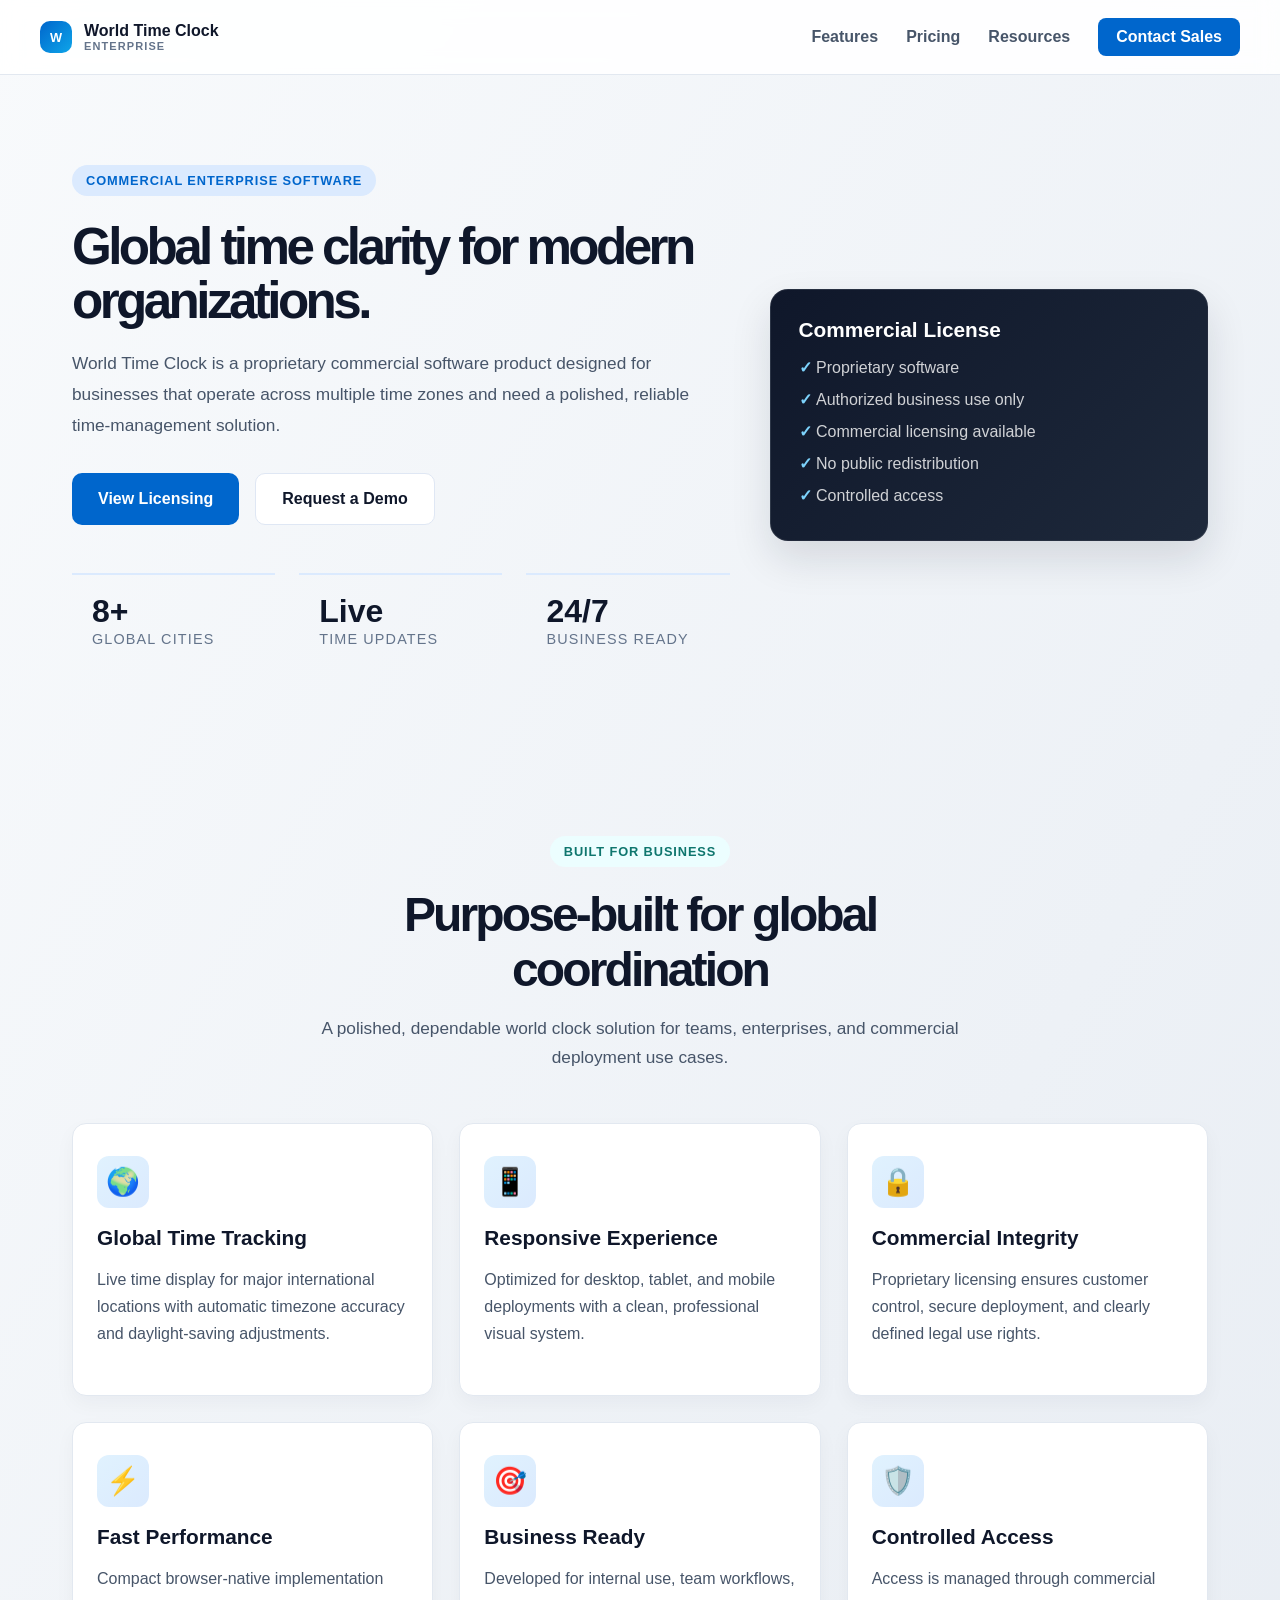
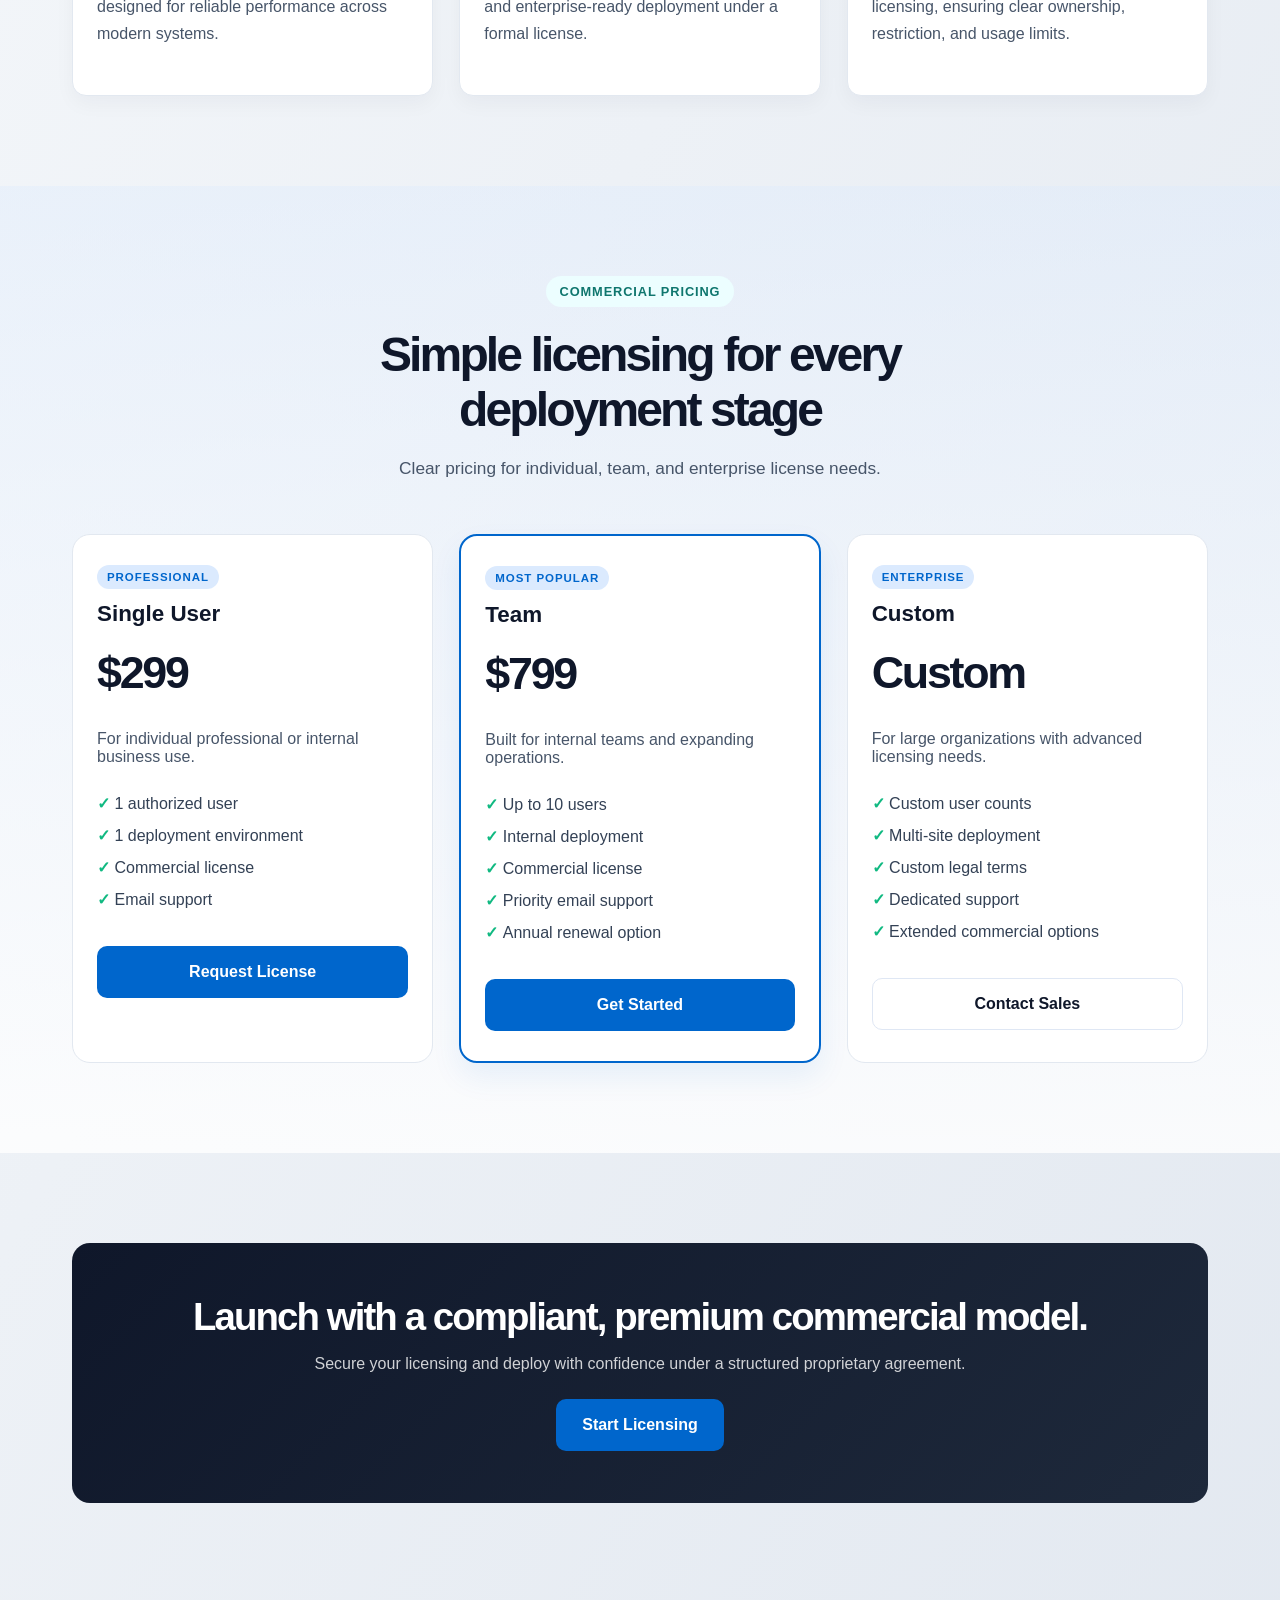
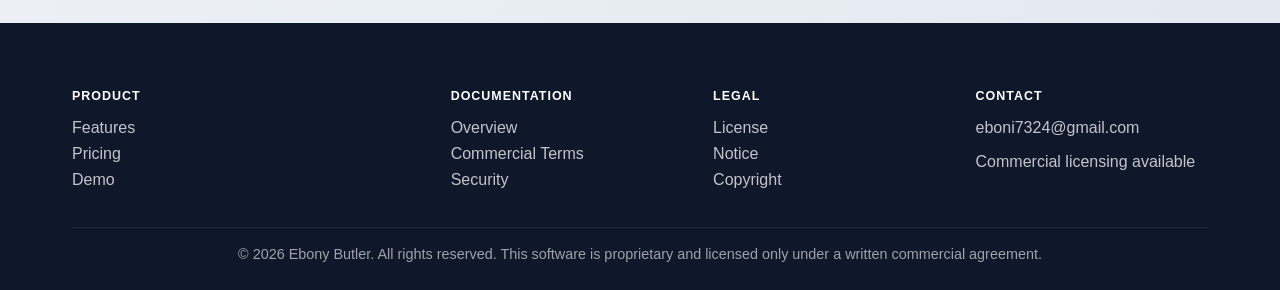
<file: index.html>
<!DOCTYPE html>
<html lang="en">
  <head>
    <meta charset="UTF-8" />
    <meta name="viewport" content="width=device-width, initial-scale=1.0" />
    <title>World Time Clock | Commercial Enterprise Software</title>
    <meta name="description" content="World Time Clock is a proprietary commercial software product developed by Ebony Butler for licensed enterprise use." />
    <style>
      * { box-sizing: border-box; }
      html { scroll-behavior: smooth; }
      body {
        margin: 0;
        font-family: 'Segoe UI', Tahoma, Geneva, Verdana, sans-serif;
        background: linear-gradient(120deg, #f8fafc 0%, #e2e8f0 100%);
        color: #0f172a;
      }
      a { text-decoration: none; }
      .container { max-width: 1200px; margin: 0 auto; padding: 0 32px; }
      header {
        position: sticky;
        top: 0;
        z-index: 1000;
        background: rgba(255,255,255,0.88);
        border-bottom: 1px solid #e2e8f0;
        backdrop-filter: blur(10px);
      }
      .nav {
        display: flex;
        align-items: center;
        justify-content: space-between;
        padding: 18px 0;
      }
      .brand {
        display: flex;
        align-items: center;
        gap: 12px;
        font-weight: 700;
        color: #0f172a;
      }
      .brand-mark {
        width: 32px;
        height: 32px;
        border-radius: 10px;
        background: linear-gradient(135deg, #0066cc, #0ea5e9);
        color: white;
        display: flex;
        align-items: center;
        justify-content: center;
        font-size: 0.8rem;
        font-weight: 800;
      }
      .brand-copy {
        line-height: 1.1;
      }
      .brand-copy small {
        display: block;
        font-size: 11px;
        letter-spacing: 0.1em;
        text-transform: uppercase;
        color: #64748b;
      }
      nav {
        display: flex;
        gap: 28px;
        align-items: center;
      }
      nav a {
        color: #475569;
        font-weight: 600;
      }
      nav a.primary {
        background: #0066cc;
        color: white;
        padding: 10px 18px;
        border-radius: 8px;
      }
      .hero {
        padding: 90px 0 80px;
      }
      .hero-inner {
        display: grid;
        grid-template-columns: 1.2fr 0.8fr;
        gap: 40px;
        align-items: center;
      }
      .eyebrow {
        display: inline-block;
        padding: 8px 14px;
        background: #dbeafe;
        color: #0066cc;
        border-radius: 999px;
        font-size: 0.8rem;
        letter-spacing: 0.07em;
        text-transform: uppercase;
        font-weight: 700;
      }
      h1 {
        margin: 24px 0 20px;
        font-size: clamp(2.8rem, 4vw, 5rem);
        line-height: 1.05;
        letter-spacing: -0.07em;
        font-weight: 900;
        color: #0f172a;
      }
      .lead {
        color: #475569;
        font-size: 1.08rem;
        line-height: 1.8;
        max-width: 640px;
      }
      .hero-actions {
        display: flex;
        gap: 16px;
        margin-top: 32px;
        flex-wrap: wrap;
      }
      .button {
        display: inline-flex;
        align-items: center;
        justify-content: center;
        padding: 14px 26px;
        border-radius: 10px;
        font-weight: 700;
        transition: all 0.2s ease;
        min-height: 52px;
      }
      .button.primary {
        background: #0066cc;
        color: white;
      }
      .button.secondary {
        background: white;
        border: 1px solid #dfe7f4;
        color: #0f172a;
      }
      .button:hover { transform: translateY(-2px); }
      .hero-panel {
        background: linear-gradient(135deg, #0f172a 0%, #1e293b 100%);
        border: 1px solid rgba(255,255,255,0.08);
        border-radius: 18px;
        padding: 28px;
        color: white;
        box-shadow: 0 18px 40px rgba(15, 23, 42, 0.12);
      }
      .hero-panel h3 {
        margin-top: 0;
        margin-bottom: 10px;
        font-size: 1.3rem;
      }
      .hero-panel ul {
        list-style: none;
        padding: 0;
        margin: 0;
        color: rgba(255,255,255,0.8);
        line-height: 2;
      }
      .hero-panel li::before {
        content: '✓ ';
        color: #7dd3fc;
        font-weight: 700;
      }
      .stats {
        display: grid;
        grid-template-columns: repeat(3, minmax(0, 1fr));
        gap: 24px;
        margin-top: 48px;
      }
      .stat {
        padding: 18px 20px;
        border-top: 2px solid #dbeafe;
      }
      .stat strong {
        display: block;
        font-size: 2rem;
        color: #0f172a;
      }
      .stat span {
        color: #64748b;
        font-size: 0.9rem;
        text-transform: uppercase;
        letter-spacing: 0.08em;
      }
      section { padding: 90px 0; }
      .section-header {
        max-width: 700px;
        margin: 0 auto 50px;
        text-align: center;
      }
      .section-header .eyebrow {
        background: #ecfeff;
        color: #0f766e;
      }
      .section-header h2 {
        margin: 20px 0 12px;
        font-size: clamp(2rem, 4vw, 3rem);
        letter-spacing: -0.06em;
      }
      .section-header p {
        color: #475569;
        font-size: 1.08rem;
        line-height: 1.7;
      }
      .feature-grid {
        display: grid;
        grid-template-columns: repeat(3, minmax(0, 1fr));
        gap: 26px;
      }
      .feature-card {
        background: white;
        border: 1px solid #e2e8f0;
        border-radius: 14px;
        padding: 32px 24px;
        box-shadow: 0 8px 20px rgba(15, 23, 42, 0.04);
      }
      .feature-icon {
        width: 52px;
        height: 52px;
        border-radius: 12px;
        display: flex;
        align-items: center;
        justify-content: center;
        font-size: 1.7rem;
        background: linear-gradient(135deg, #e0f2fe, #dbeafe);
        margin-bottom: 18px;
      }
      .feature-card h3 {
        margin: 0 0 10px;
        font-size: 1.3rem;
      }
      .feature-card p {
        color: #475569;
        line-height: 1.7;
      }
      .pricing {
        background: linear-gradient(180deg, rgba(219,234,254,0.35), rgba(255,255,255,0.8));
      }
      .pricing-grid {
        display: grid;
        grid-template-columns: repeat(3, minmax(0, 1fr));
        gap: 26px;
        margin-top: 40px;
      }
      .plan {
        background: white;
        border: 1px solid #e2e8f0;
        border-radius: 18px;
        padding: 30px 24px;
        display: flex;
        flex-direction: column;
      }
      .plan.featured {
        border: 2px solid #0066cc;
        box-shadow: 0 14px 30px rgba(0, 102, 204, 0.08);
      }
      .plan-label {
        display: inline-block;
        align-self: flex-start;
        margin-bottom: 12px;
        background: #dbeafe;
        color: #0066cc;
        padding: 6px 10px;
        border-radius: 999px;
        font-size: 0.72rem;
        letter-spacing: 0.08em;
        text-transform: uppercase;
        font-weight: 700;
      }
      .plan h3 {
        font-size: 1.4rem;
        margin: 0;
      }
      .price {
        margin: 20px 0 16px;
        font-size: 2.8rem;
        font-weight: 900;
        letter-spacing: -0.05em;
      }
      .plan p {
        color: #475569;
        margin-bottom: 22px;
      }
      .plan ul {
        list-style: none;
        padding: 0;
        margin: 0 0 30px;
        color: #334155;
        line-height: 2;
      }
      .plan li::before {
        content: '✓ ';
        color: #10b981;
        font-weight: 800;
      }
      .cta {
        text-align: center;
        padding: 90px 0 120px;
      }
      .cta-box {
        background: linear-gradient(135deg, #0f172a 0%, #1e293b 100%);
        color: white;
        border-radius: 18px;
        padding: 52px 28px;
      }
      .cta-box h2 {
        margin: 0 0 12px;
        font-size: clamp(2rem, 3vw, 3.1rem);
        letter-spacing: -0.05em;
      }
      .cta-box p {
        color: rgba(255,255,255,0.8);
        margin-bottom: 26px;
      }
      footer {
        background: #0f172a;
        color: rgba(255,255,255,0.8);
        padding: 50px 0 28px;
      }
      .footer-grid {
        display: grid;
        grid-template-columns: 1.2fr 0.8fr 0.8fr 0.8fr;
        gap: 30px;
        margin-bottom: 30px;
      }
      .footer-grid h4 {
        color: white;
        margin-bottom: 16px;
        font-size: 0.78rem;
        letter-spacing: 0.08em;
        text-transform: uppercase;
      }
      .footer-grid a, .footer-grid p {
        display: block;
        color: rgba(255,255,255,0.75);
        margin-bottom: 8px;
        text-decoration: none;
      }
      .footer-bottom {
        border-top: 1px solid rgba(255,255,255,0.08);
        padding-top: 18px;
        text-align: center;
        color: rgba(255,255,255,0.6);
        font-size: 0.9rem;
      }
      @media (max-width: 960px) {
        .hero-inner, .feature-grid, .pricing-grid, .footer-grid {
          grid-template-columns: 1fr;
        }
        nav { display: none; }
        .stats { grid-template-columns: 1fr; }
      }
    </style>
  </head>
  <body>
    <header>
      <div class="container nav">
        <div class="brand">
          <div class="brand-mark">W</div>
          <div class="brand-copy">
            World Time Clock
            <small>Enterprise</small>
          </div>
        </div>
        <nav>
          <a href="#features">Features</a>
          <a href="#pricing">Pricing</a>
          <a href="#resources">Resources</a>
          <a href="mailto:eboni7324@gmail.com" class="primary">Contact Sales</a>
        </nav>
      </div>
    </header>

    <main>
      <section class="hero">
        <div class="container hero-inner">
          <div>
            <div class="eyebrow">Commercial Enterprise Software</div>
            <h1>Global time clarity for modern organizations.</h1>
            <p class="lead">
              World Time Clock is a proprietary commercial software product designed for businesses that operate across multiple time zones and need a polished, reliable time-management solution.
            </p>
            <div class="hero-actions">
              <a href="#pricing" class="button primary">View Licensing</a>
              <a href="mailto:eboni7324@gmail.com?subject=World%20Time%20Clock%20Inquiry" class="button secondary">Request a Demo</a>
            </div>
            <div class="stats">
              <div class="stat">
                <strong>8+</strong>
                <span>Global Cities</span>
              </div>
              <div class="stat">
                <strong>Live</strong>
                <span>Time Updates</span>
              </div>
              <div class="stat">
                <strong>24/7</strong>
                <span>Business Ready</span>
              </div>
            </div>
          </div>
          <div class="hero-panel">
            <h3>Commercial License</h3>
            <ul>
              <li>Proprietary software</li>
              <li>Authorized business use only</li>
              <li>Commercial licensing available</li>
              <li>No public redistribution</li>
              <li>Controlled access</li>
            </ul>
          </div>
        </div>
      </section>

      <section id="features">
        <div class="container">
          <div class="section-header">
            <div class="eyebrow">Built for Business</div>
            <h2>Purpose-built for global coordination</h2>
            <p>
              A polished, dependable world clock solution for teams, enterprises, and commercial deployment use cases.
            </p>
          </div>
          <div class="feature-grid">
            <div class="feature-card">
              <div class="feature-icon">🌍</div>
              <h3>Global Time Tracking</h3>
              <p>Live time display for major international locations with automatic timezone accuracy and daylight-saving adjustments.</p>
            </div>
            <div class="feature-card">
              <div class="feature-icon">📱</div>
              <h3>Responsive Experience</h3>
              <p>Optimized for desktop, tablet, and mobile deployments with a clean, professional visual system.</p>
            </div>
            <div class="feature-card">
              <div class="feature-icon">🔒</div>
              <h3>Commercial Integrity</h3>
              <p>Proprietary licensing ensures customer control, secure deployment, and clearly defined legal use rights.</p>
            </div>
            <div class="feature-card">
              <div class="feature-icon">⚡</div>
              <h3>Fast Performance</h3>
              <p>Compact browser-native implementation designed for reliable performance across modern systems.</p>
            </div>
            <div class="feature-card">
              <div class="feature-icon">🎯</div>
              <h3>Business Ready</h3>
              <p>Developed for internal use, team workflows, and enterprise-ready deployment under a formal license.</p>
            </div>
            <div class="feature-card">
              <div class="feature-icon">🛡️</div>
              <h3>Controlled Access</h3>
              <p>Access is managed through commercial licensing, ensuring clear ownership, restriction, and usage limits.</p>
            </div>
          </div>
        </div>
      </section>

      <section class="pricing" id="pricing">
        <div class="container">
          <div class="section-header">
            <div class="eyebrow">Commercial Pricing</div>
            <h2>Simple licensing for every deployment stage</h2>
            <p>Clear pricing for individual, team, and enterprise license needs.</p>
          </div>
          <div class="pricing-grid">
            <div class="plan">
              <div class="plan-label">Professional</div>
              <h3>Single User</h3>
              <div class="price">$299</div>
              <p>For individual professional or internal business use.</p>
              <ul>
                <li>1 authorized user</li>
                <li>1 deployment environment</li>
                <li>Commercial license</li>
                <li>Email support</li>
              </ul>
              <a href="mailto:eboni7324@gmail.com?subject=World%20Time%20Clock%20Single%20User%20License" class="button primary">Request License</a>
            </div>

            <div class="plan featured">
              <div class="plan-label">Most Popular</div>
              <h3>Team</h3>
              <div class="price">$799</div>
              <p>Built for internal teams and expanding operations.</p>
              <ul>
                <li>Up to 10 users</li>
                <li>Internal deployment</li>
                <li>Commercial license</li>
                <li>Priority email support</li>
                <li>Annual renewal option</li>
              </ul>
              <a href="mailto:eboni7324@gmail.com?subject=World%20Time%20Clock%20Team%20License" class="button primary">Get Started</a>
            </div>

            <div class="plan">
              <div class="plan-label">Enterprise</div>
              <h3>Custom</h3>
              <div class="price">Custom</div>
              <p>For large organizations with advanced licensing needs.</p>
              <ul>
                <li>Custom user counts</li>
                <li>Multi-site deployment</li>
                <li>Custom legal terms</li>
                <li>Dedicated support</li>
                <li>Extended commercial options</li>
              </ul>
              <a href="mailto:eboni7324@gmail.com?subject=World%20Time%20Clock%20Enterprise%20License" class="button secondary">Contact Sales</a>
            </div>
          </div>
        </div>
      </section>

      <section class="cta">
        <div class="container">
          <div class="cta-box">
            <h2>Launch with a compliant, premium commercial model.</h2>
            <p>Secure your licensing and deploy with confidence under a structured proprietary agreement.</p>
            <a href="mailto:eboni7324@gmail.com?subject=World%20Time%20Clock%20Commercial%20Inquiry" class="button primary">Start Licensing</a>
          </div>
        </div>
      </section>
    </main>

    <footer id="resources">
      <div class="container">
        <div class="footer-grid">
          <div>
            <h4>Product</h4>
            <a href="#features">Features</a>
            <a href="#pricing">Pricing</a>
            <a href="demo.html">Demo</a>
          </div>
          <div>
            <h4>Documentation</h4>
            <a href="README.md">Overview</a>
            <a href="COMMERCIAL_LICENSE.md">Commercial Terms</a>
            <a href="SECURITY.md">Security</a>
          </div>
          <div>
            <h4>Legal</h4>
            <a href="LICENSE">License</a>
            <a href="NOTICE.md">Notice</a>
            <a href="COPYRIGHT.md">Copyright</a>
          </div>
          <div>
            <h4>Contact</h4>
            <a href="mailto:eboni7324@gmail.com">eboni7324@gmail.com</a>
            <p>Commercial licensing available</p>
          </div>
        </div>
        <div class="footer-bottom">
          © 2026 Ebony Butler. All rights reserved. This software is proprietary and licensed only under a written commercial agreement.
        </div>
      </div>
    </footer>
  </body>
</html>
</file>
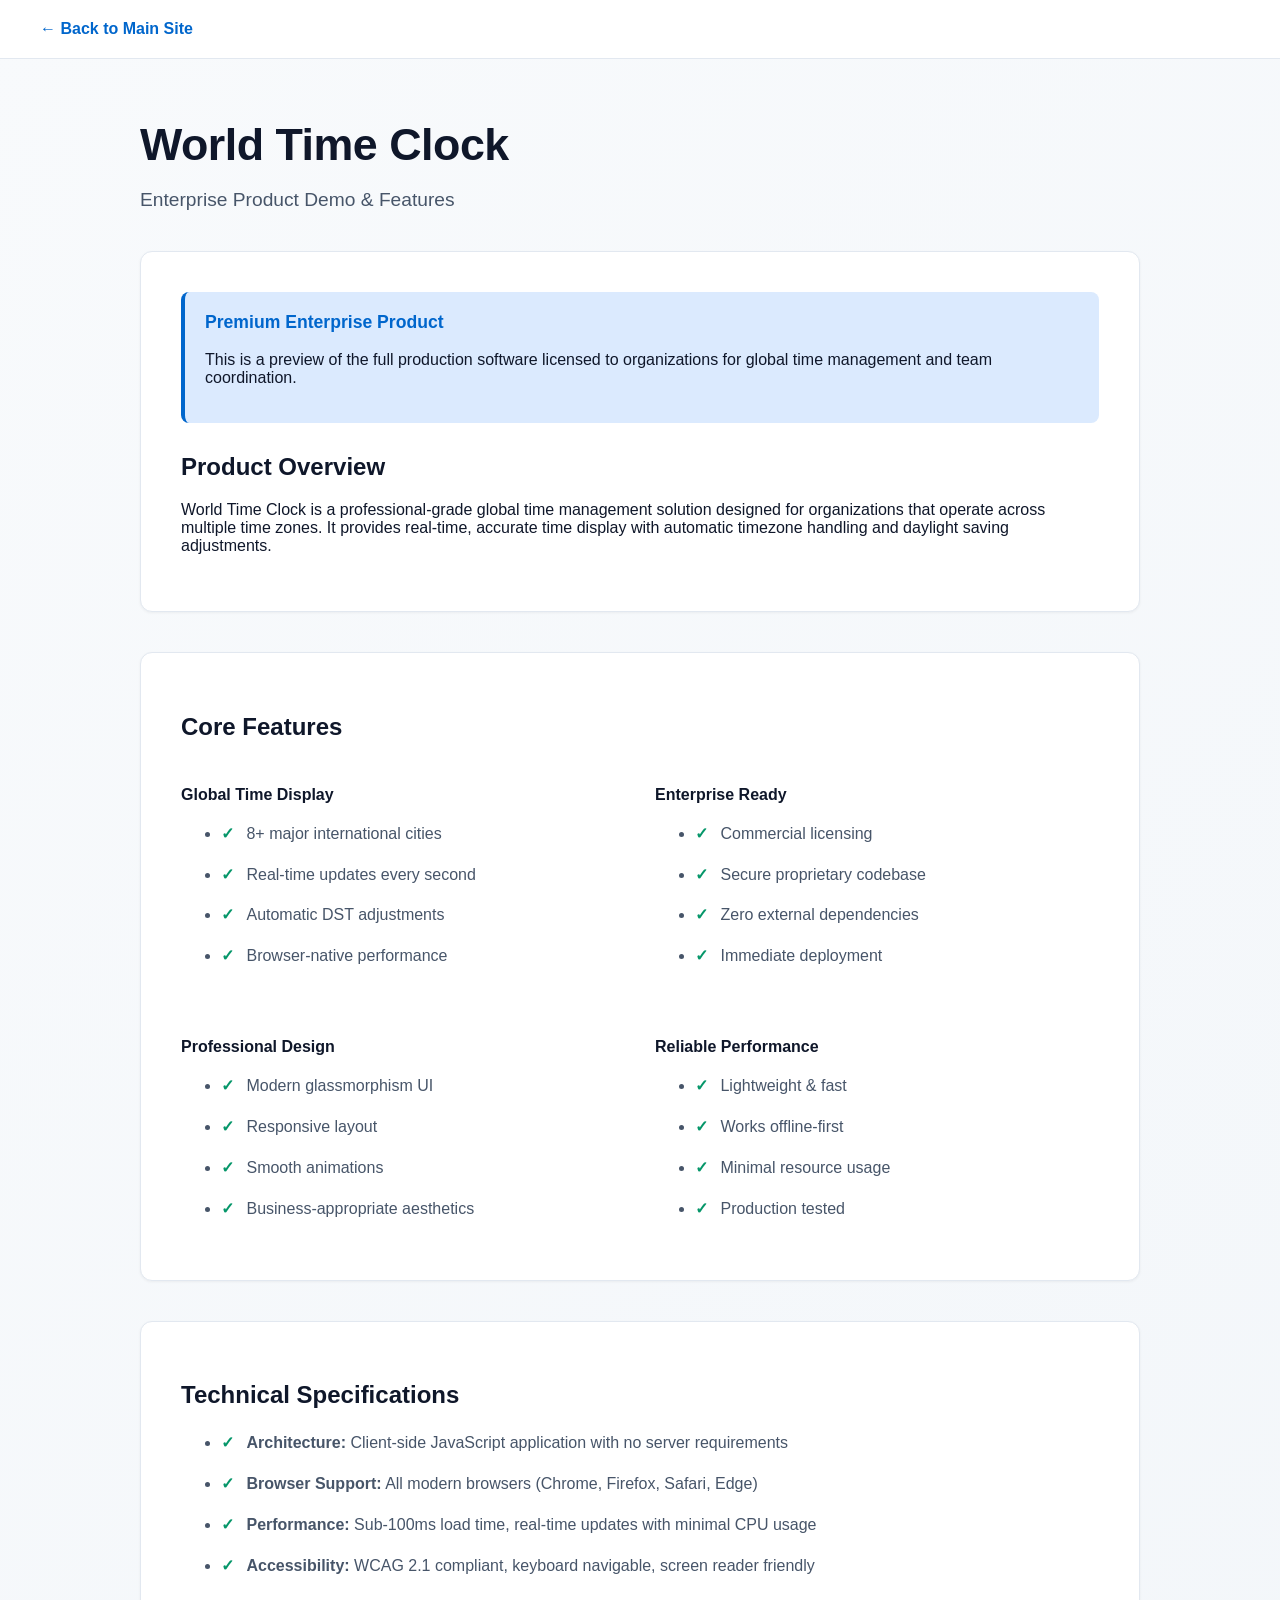
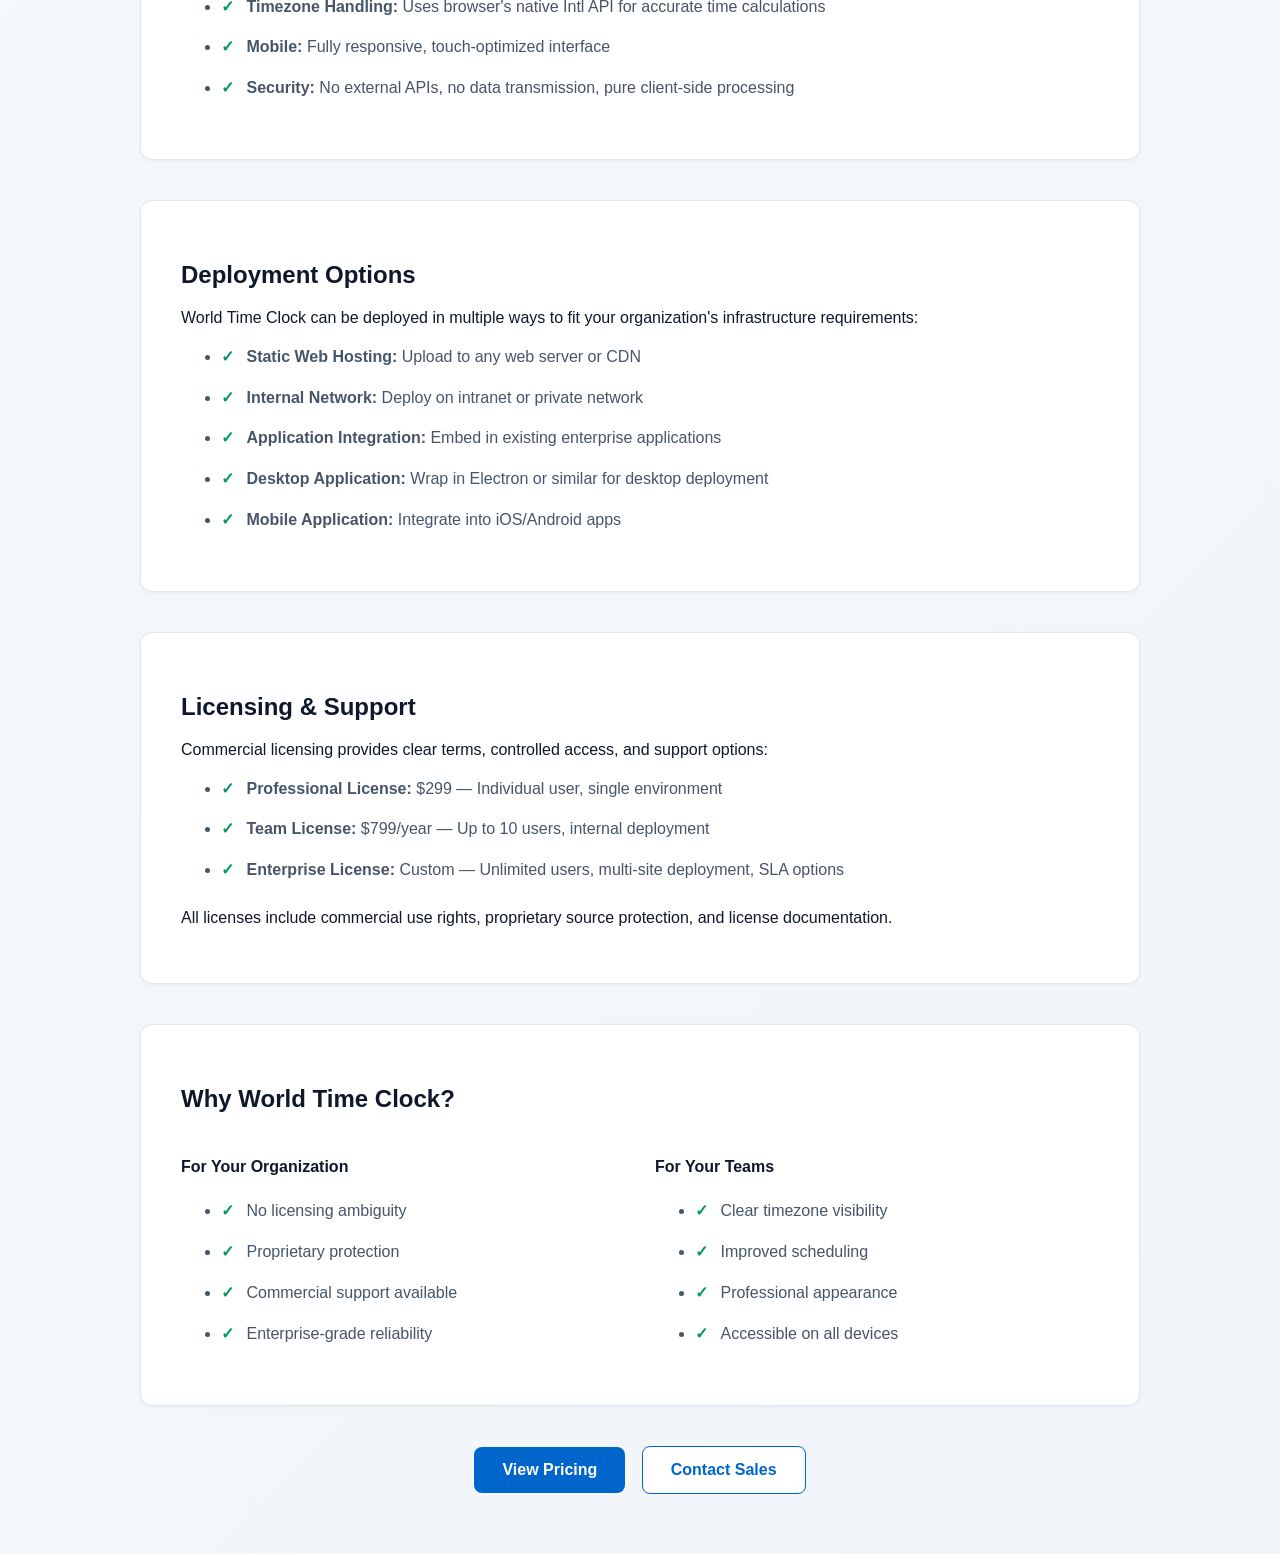
<file: demo-enterprise.html>
<!DOCTYPE html>
<html lang="en">
  <head>
    <meta charset="UTF-8" />
    <meta name="viewport" content="width=device-width, initial-scale=1.0" />
    <title>World Time Clock | Product Demo & Features</title>
    <style>
      body {
        margin: 0;
        font-family: -apple-system, BlinkMacSystemFont, 'Segoe UI', Roboto, 'Helvetica Neue', sans-serif;
        background: linear-gradient(135deg, #f8fafc 0%, #f1f5f9 100%);
        color: #0f172a;
      }
      header {
        background: white;
        border-bottom: 1px solid #e2e8f0;
        padding: 20px 40px;
      }
      header a {
        color: #0066cc;
        text-decoration: none;
        font-weight: 600;
      }
      .container {
        max-width: 1000px;
        margin: 60px auto;
        padding: 0 40px;
      }
      h1 {
        font-size: 2.8rem;
        color: #0f172a;
        margin-bottom: 12px;
        font-weight: 900;
        letter-spacing: -0.5px;
      }
      .subtitle {
        font-size: 1.2rem;
        color: #475569;
        margin-bottom: 40px;
      }
      .demo-section {
        background: white;
        border: 1px solid #e2e8f0;
        border-radius: 12px;
        padding: 40px;
        margin-bottom: 40px;
        box-shadow: 0 1px 3px rgba(0, 0, 0, 0.05);
      }
      .highlight {
        background: #dbeafe;
        border-left: 4px solid #0066cc;
        padding: 20px;
        border-radius: 8px;
        margin-bottom: 30px;
      }
      .highlight h3 {
        margin-top: 0;
        color: #0066cc;
        font-size: 1.1rem;
      }
      ul {
        color: #475569;
        line-height: 1.8;
      }
      ul li {
        margin-bottom: 12px;
      }
      ul li:before {
        content: '✓ ';
        color: #059669;
        font-weight: 700;
        margin-right: 8px;
      }
      .feature-columns {
        display: grid;
        grid-template-columns: 1fr 1fr;
        gap: 30px;
        margin-top: 24px;
      }
      .feature-block h4 {
        color: #0f172a;
        font-weight: 700;
        margin-bottom: 12px;
      }
      .cta {
        text-align: center;
        margin-top: 40px;
      }
      .btn {
        display: inline-block;
        padding: 14px 28px;
        background: #0066cc;
        color: white;
        text-decoration: none;
        border-radius: 8px;
        font-weight: 600;
        transition: all 0.3s ease;
      }
      .btn:hover {
        background: #0052a3;
        transform: translateY(-2px);
        box-shadow: 0 8px 20px rgba(0, 102, 204, 0.3);
      }
      .btn-secondary {
        background: white;
        color: #0066cc;
        border: 1.5px solid #0066cc;
        margin-left: 12px;
      }
      .btn-secondary:hover {
        background: #f0f7ff;
      }
      @media (max-width: 768px) {
        .container {
          padding: 0 20px;
        }
        .feature-columns {
          grid-template-columns: 1fr;
        }
        h1 { font-size: 2rem; }
      }
    </style>
  </head>
  <body>
    <header>
      <a href="enterprise.html">← Back to Main Site</a>
    </header>

    <div class="container">
      <h1>World Time Clock</h1>
      <p class="subtitle">Enterprise Product Demo & Features</p>

      <div class="demo-section">
        <div class="highlight">
          <h3>Premium Enterprise Product</h3>
          <p>
            This is a preview of the full production software licensed to organizations
            for global time management and team coordination.
          </p>
        </div>

        <h2>Product Overview</h2>
        <p>
          World Time Clock is a professional-grade global time management solution designed
          for organizations that operate across multiple time zones. It provides real-time,
          accurate time display with automatic timezone handling and daylight saving adjustments.
        </p>
      </div>

      <div class="demo-section">
        <h2>Core Features</h2>
        <div class="feature-columns">
          <div class="feature-block">
            <h4>Global Time Display</h4>
            <ul>
              <li>8+ major international cities</li>
              <li>Real-time updates every second</li>
              <li>Automatic DST adjustments</li>
              <li>Browser-native performance</li>
            </ul>
          </div>
          <div class="feature-block">
            <h4>Enterprise Ready</h4>
            <ul>
              <li>Commercial licensing</li>
              <li>Secure proprietary codebase</li>
              <li>Zero external dependencies</li>
              <li>Immediate deployment</li>
            </ul>
          </div>
          <div class="feature-block">
            <h4>Professional Design</h4>
            <ul>
              <li>Modern glassmorphism UI</li>
              <li>Responsive layout</li>
              <li>Smooth animations</li>
              <li>Business-appropriate aesthetics</li>
            </ul>
          </div>
          <div class="feature-block">
            <h4>Reliable Performance</h4>
            <ul>
              <li>Lightweight & fast</li>
              <li>Works offline-first</li>
              <li>Minimal resource usage</li>
              <li>Production tested</li>
            </ul>
          </div>
        </div>
      </div>

      <div class="demo-section">
        <h2>Technical Specifications</h2>
        <ul>
          <li><strong>Architecture:</strong> Client-side JavaScript application with no server requirements</li>
          <li><strong>Browser Support:</strong> All modern browsers (Chrome, Firefox, Safari, Edge)</li>
          <li><strong>Performance:</strong> Sub-100ms load time, real-time updates with minimal CPU usage</li>
          <li><strong>Accessibility:</strong> WCAG 2.1 compliant, keyboard navigable, screen reader friendly</li>
          <li><strong>Timezone Handling:</strong> Uses browser's native Intl API for accurate time calculations</li>
          <li><strong>Mobile:</strong> Fully responsive, touch-optimized interface</li>
          <li><strong>Security:</strong> No external APIs, no data transmission, pure client-side processing</li>
        </ul>
      </div>

      <div class="demo-section">
        <h2>Deployment Options</h2>
        <p>
          World Time Clock can be deployed in multiple ways to fit your organization's
          infrastructure requirements:
        </p>
        <ul>
          <li><strong>Static Web Hosting:</strong> Upload to any web server or CDN</li>
          <li><strong>Internal Network:</strong> Deploy on intranet or private network</li>
          <li><strong>Application Integration:</strong> Embed in existing enterprise applications</li>
          <li><strong>Desktop Application:</strong> Wrap in Electron or similar for desktop deployment</li>
          <li><strong>Mobile Application:</strong> Integrate into iOS/Android apps</li>
        </ul>
      </div>

      <div class="demo-section">
        <h2>Licensing & Support</h2>
        <p>
          Commercial licensing provides clear terms, controlled access, and support options:
        </p>
        <ul>
          <li><strong>Professional License:</strong> $299 — Individual user, single environment</li>
          <li><strong>Team License:</strong> $799/year — Up to 10 users, internal deployment</li>
          <li><strong>Enterprise License:</strong> Custom — Unlimited users, multi-site deployment, SLA options</li>
        </ul>
        <p style="margin-top: 24px;">
          All licenses include commercial use rights, proprietary source protection, and
          license documentation.
        </p>
      </div>

      <div class="demo-section">
        <h2>Why World Time Clock?</h2>
        <div class="feature-columns">
          <div>
            <h4>For Your Organization</h4>
            <ul>
              <li>No licensing ambiguity</li>
              <li>Proprietary protection</li>
              <li>Commercial support available</li>
              <li>Enterprise-grade reliability</li>
            </ul>
          </div>
          <div>
            <h4>For Your Teams</h4>
            <ul>
              <li>Clear timezone visibility</li>
              <li>Improved scheduling</li>
              <li>Professional appearance</li>
              <li>Accessible on all devices</li>
            </ul>
          </div>
        </div>
      </div>

      <div class="cta">
        <a href="enterprise.html#pricing" class="btn">View Pricing</a>
        <a href="mailto:eboni7324@gmail.com" class="btn btn-secondary">Contact Sales</a>
      </div>
    </div>
  </body>
</html>
</file>
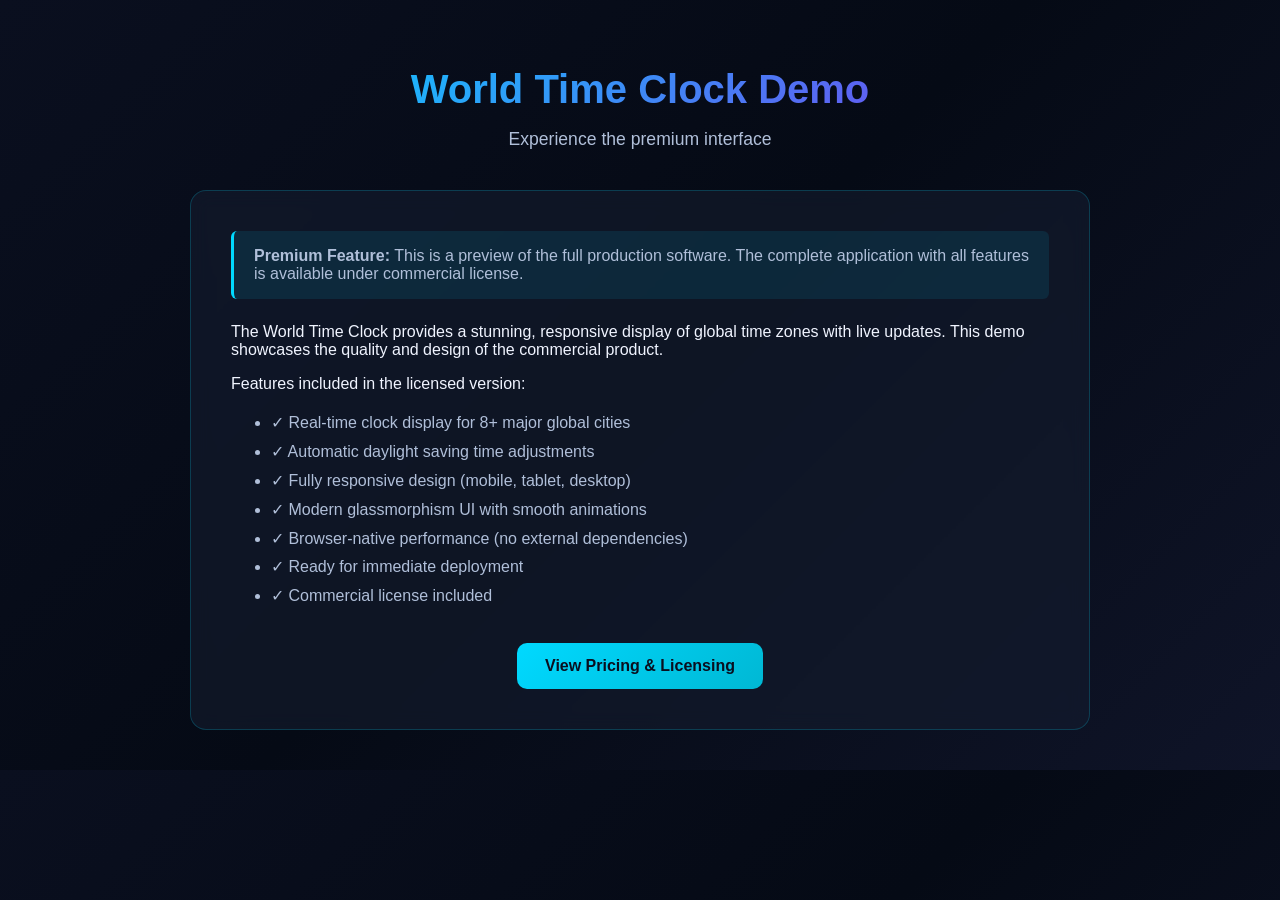
<file: demo.html>
<!DOCTYPE html>
<html lang="en">
  <head>
    <meta charset="UTF-8" />
    <meta name="viewport" content="width=device-width, initial-scale=1.0" />
    <title>World Time Clock | Premium Product Demo</title>
    <style>
      body {
        margin: 0;
        font-family: -apple-system, BlinkMacSystemFont, 'Segoe UI', Roboto, sans-serif;
        background: linear-gradient(135deg, #0a0f1f 0%, #050a15 50%, #0f1428 100%);
        color: #f0f4ff;
        padding: 40px 20px;
      }
      .demo-container {
        max-width: 900px;
        margin: 0 auto;
      }
      h1 {
        text-align: center;
        font-size: 2.5rem;
        margin-bottom: 12px;
        background: linear-gradient(135deg, #00d9ff, #7c3aed);
        -webkit-background-clip: text;
        -webkit-text-fill-color: transparent;
        background-clip: text;
      }
      .subtitle {
        text-align: center;
        color: #b0bfd9;
        font-size: 1.1rem;
        margin-bottom: 40px;
      }
      .demo-box {
        background: rgba(20, 29, 47, 0.6);
        border: 1px solid rgba(0, 217, 255, 0.2);
        border-radius: 16px;
        padding: 40px;
        backdrop-filter: blur(10px);
      }
      .note {
        background: rgba(0, 217, 255, 0.1);
        border-left: 3px solid #00d9ff;
        padding: 16px 20px;
        border-radius: 6px;
        margin-bottom: 24px;
        color: #b0bfd9;
      }
      .cta {
        text-align: center;
        margin-top: 32px;
      }
      a {
        display: inline-block;
        padding: 14px 28px;
        background: linear-gradient(135deg, #00d9ff, #00b8d4);
        color: #0a0f1f;
        text-decoration: none;
        border-radius: 10px;
        font-weight: 600;
        transition: all 0.3s ease;
      }
      a:hover {
        transform: translateY(-2px);
        box-shadow: 0 20px 40px rgba(0, 217, 255, 0.3);
      }
    </style>
  </head>
  <body>
    <div class="demo-container">
      <h1>World Time Clock Demo</h1>
      <p class="subtitle">Experience the premium interface</p>

      <div class="demo-box">
        <div class="note">
          <strong>Premium Feature:</strong> This is a preview of the full production software.
          The complete application with all features is available under commercial license.
        </div>

        <p>
          The World Time Clock provides a stunning, responsive display of global time zones with live updates.
          This demo showcases the quality and design of the commercial product.
        </p>

        <p>
          Features included in the licensed version:
        </p>
        <ul style="color: #b0bfd9; line-height: 1.8;">
          <li>✓ Real-time clock display for 8+ major global cities</li>
          <li>✓ Automatic daylight saving time adjustments</li>
          <li>✓ Fully responsive design (mobile, tablet, desktop)</li>
          <li>✓ Modern glassmorphism UI with smooth animations</li>
          <li>✓ Browser-native performance (no external dependencies)</li>
          <li>✓ Ready for immediate deployment</li>
          <li>✓ Commercial license included</li>
        </ul>

        <div class="cta">
          <a href="sales.html">View Pricing & Licensing</a>
        </div>
      </div>
    </div>
  </body>
</html>
</file>
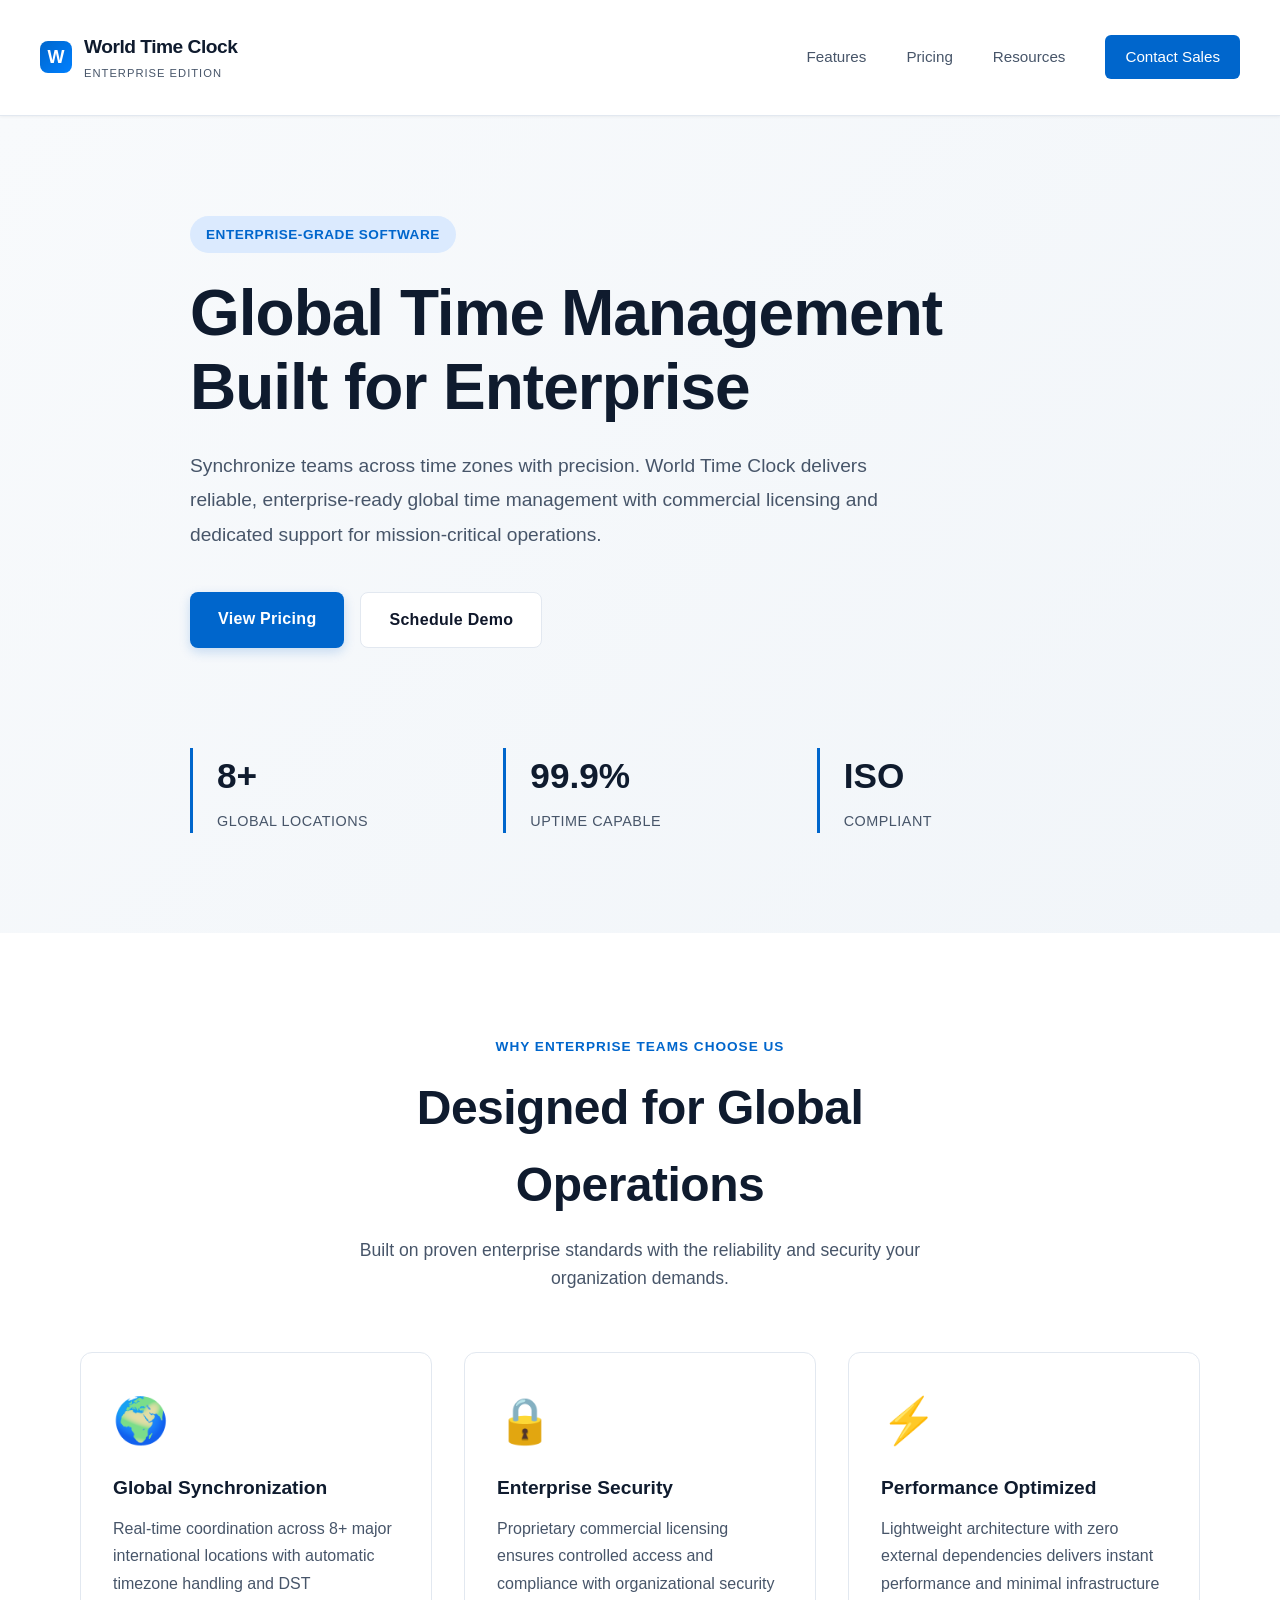
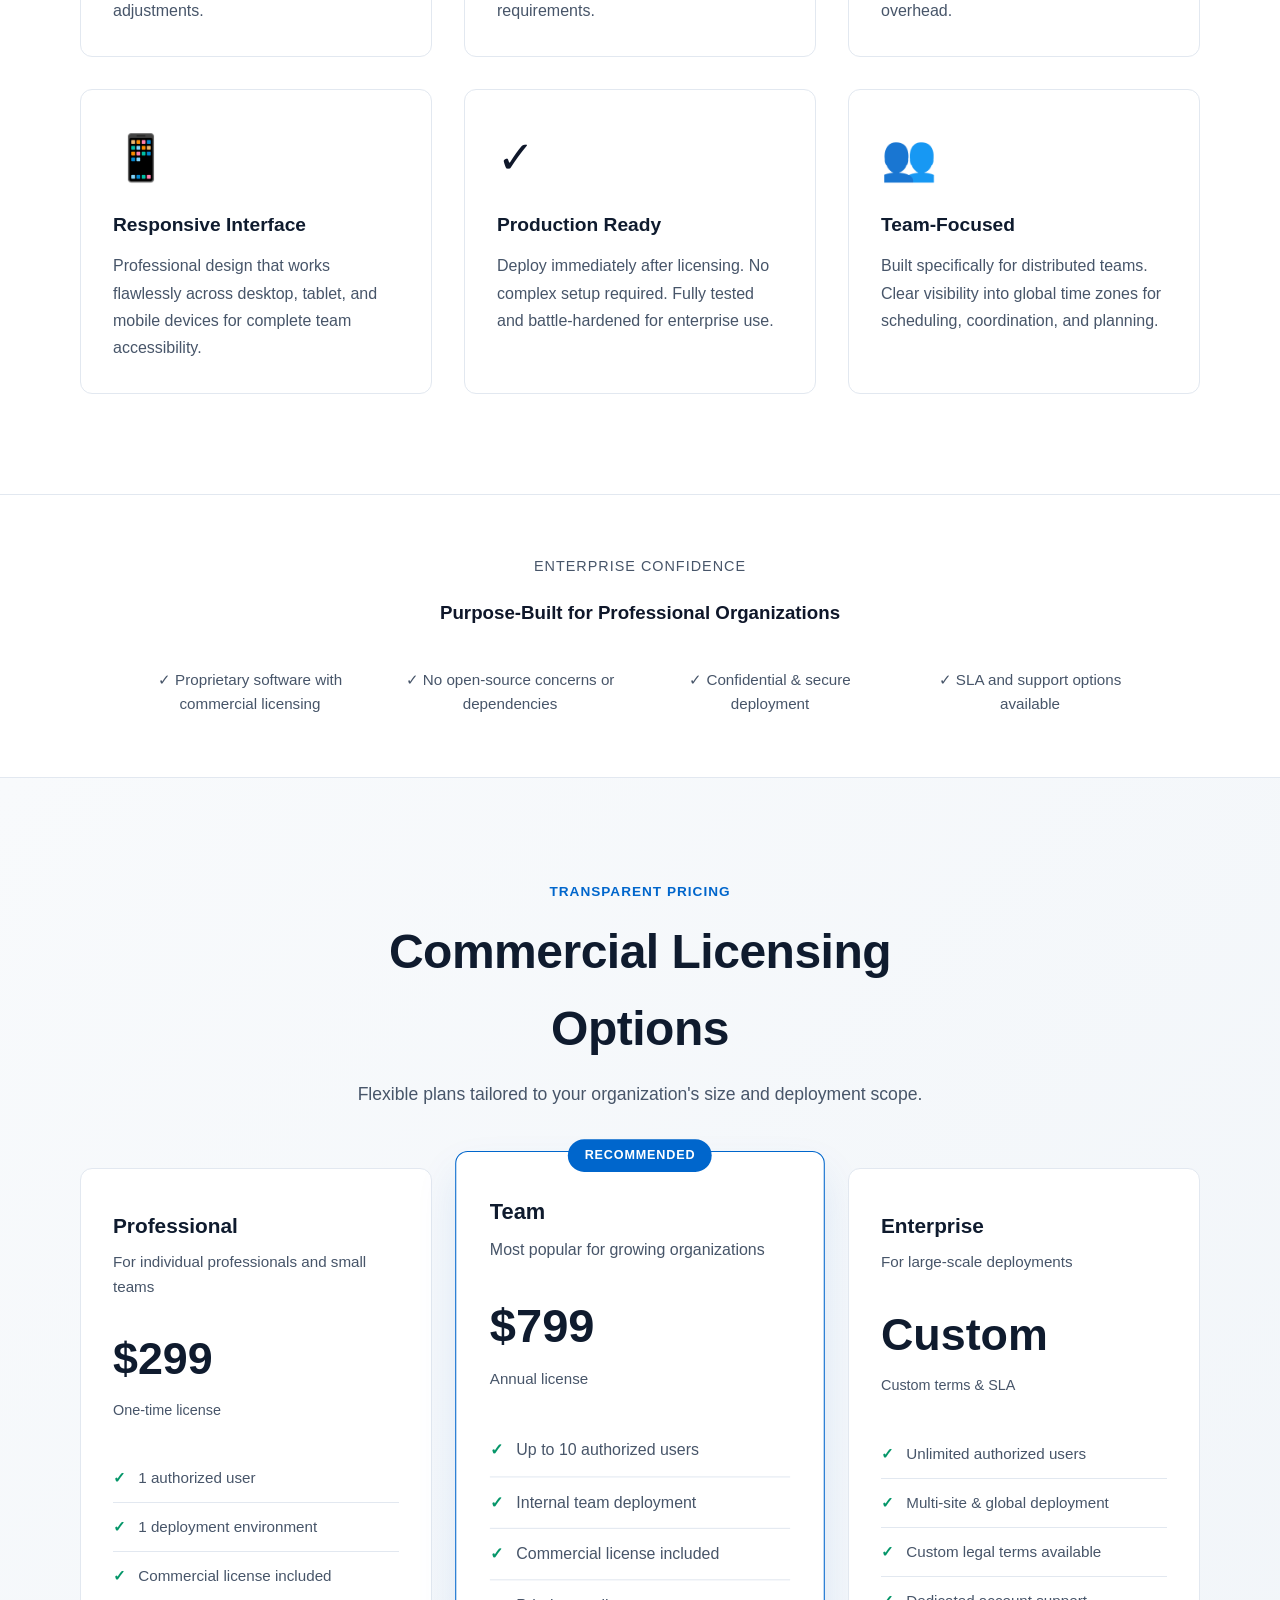
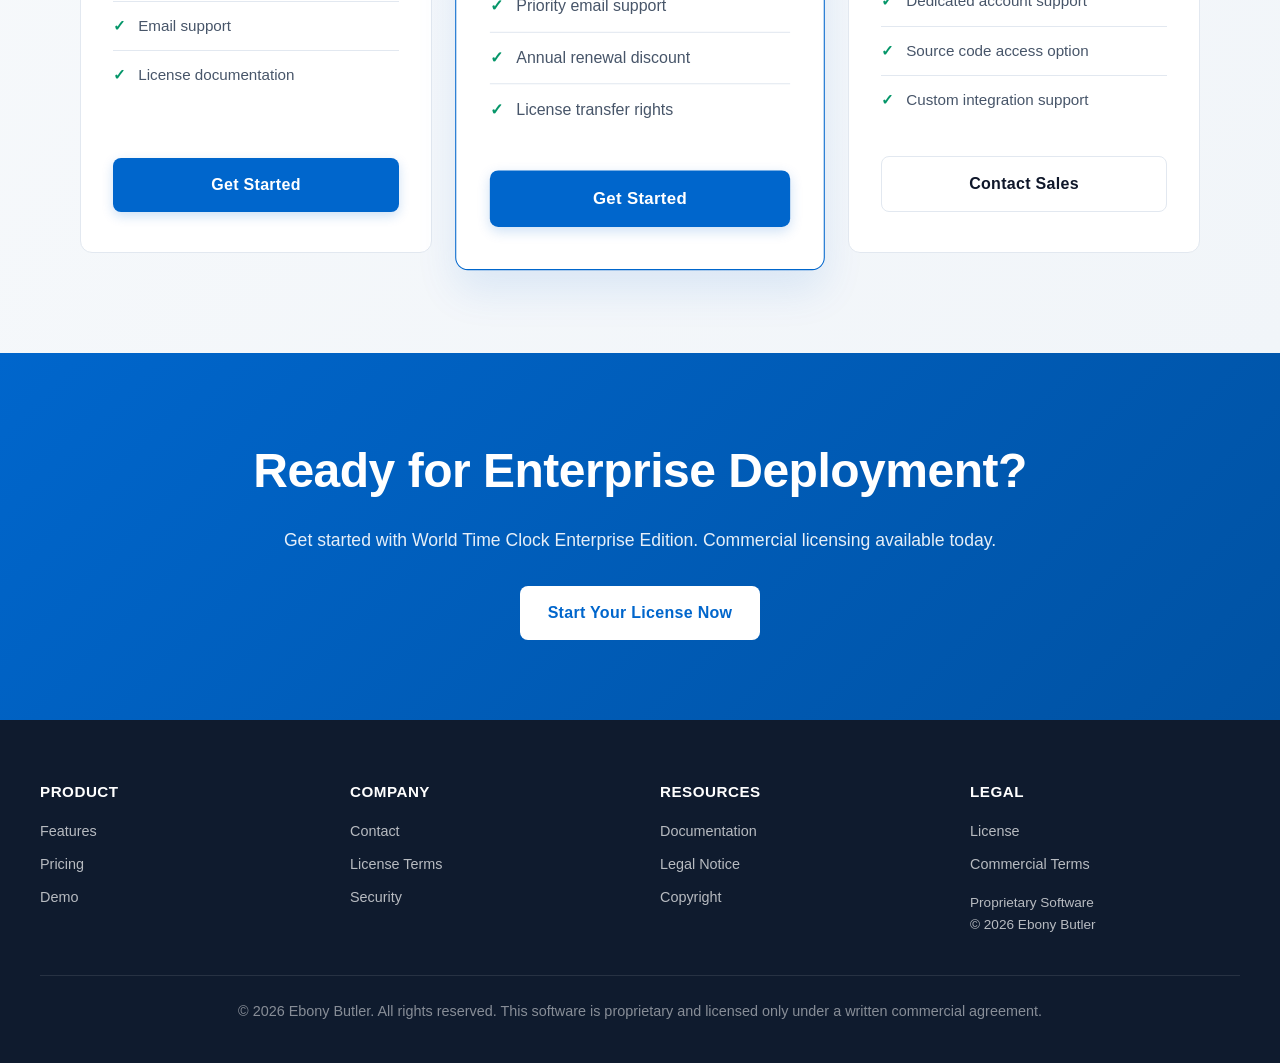
<file: enterprise.html>
<!DOCTYPE html>
<html lang="en">
  <head>
    <meta charset="UTF-8" />
    <meta name="viewport" content="width=device-width, initial-scale=1.0" />
    <title>World Time Clock | Enterprise Software Solutions</title>
    <meta name="description" content="Enterprise-grade global time management software for mission-critical operations. Licensed by Ebony Butler." />
    <style>
      * {
        margin: 0;
        padding: 0;
        box-sizing: border-box;
      }

      :root {
        --navy: #0f1b2e;
        --navy-dark: #0a1220;
        --navy-light: #1a2a3d;
        --slate: #f8fafc;
        --slate-dark: #1e293b;
        --primary: #0066cc;
        --primary-light: #0080ff;
        --secondary: #475569;
        --accent: #059669;
        --text: #0f172a;
        --text-light: #475569;
        --border: #e2e8f0;
        --bg-gradient: linear-gradient(135deg, #f8fafc 0%, #f1f5f9 100%);
      }

      html, body {
        font-family: -apple-system, BlinkMacSystemFont, 'Segoe UI', Roboto, 'Helvetica Neue', sans-serif;
        background: var(--bg-gradient);
        color: var(--text);
        line-height: 1.6;
      }

      .container {
        max-width: 1400px;
        margin: 0 auto;
        padding: 0 40px;
      }

      /* Header & Navigation */
      header {
        background: white;
        border-bottom: 1px solid var(--border);
        padding: 20px 0;
        position: sticky;
        top: 0;
        z-index: 1000;
        box-shadow: 0 1px 3px rgba(0, 0, 0, 0.05);
      }

      .header-content {
        display: flex;
        justify-content: space-between;
        align-items: center;
        padding: 12px 40px;
        max-width: 1400px;
        margin: 0 auto;
      }

      .brand {
        display: flex;
        align-items: center;
        gap: 12px;
      }

      .brand-icon {
        width: 32px;
        height: 32px;
        background: linear-gradient(135deg, var(--primary), var(--primary-light));
        border-radius: 8px;
        display: flex;
        align-items: center;
        justify-content: center;
        color: white;
        font-weight: 800;
        font-size: 18px;
      }

      .brand-name {
        font-size: 1.2rem;
        font-weight: 700;
        color: var(--navy);
        letter-spacing: -0.5px;
      }

      .brand-subtitle {
        font-size: 0.7rem;
        color: var(--text-light);
        text-transform: uppercase;
        letter-spacing: 1px;
        margin-top: 2px;
      }

      nav {
        display: flex;
        gap: 40px;
        align-items: center;
      }

      nav a {
        color: var(--text-light);
        text-decoration: none;
        font-size: 0.95rem;
        font-weight: 500;
        transition: color 0.3s ease;
      }

      nav a:hover {
        color: var(--primary);
      }

      .nav-cta {
        background: var(--primary);
        color: white !important;
        padding: 10px 20px;
        border-radius: 6px;
        transition: all 0.3s ease;
      }

      .nav-cta:hover {
        background: var(--primary-light);
        transform: translateY(-1px);
        box-shadow: 0 4px 12px rgba(0, 102, 204, 0.15);
      }

      /* Hero Section */
      .hero {
        padding: 100px 40px;
        background: var(--bg-gradient);
      }

      .hero-content {
        max-width: 900px;
        margin: 0 auto;
      }

      .hero-badge {
        display: inline-block;
        background: #dbeafe;
        color: var(--primary);
        padding: 8px 16px;
        border-radius: 20px;
        font-size: 0.85rem;
        font-weight: 600;
        letter-spacing: 0.5px;
        text-transform: uppercase;
        margin-bottom: 24px;
      }

      h1 {
        font-size: clamp(2.5rem, 7vw, 4rem);
        line-height: 1.15;
        color: var(--navy);
        font-weight: 900;
        margin-bottom: 24px;
        letter-spacing: -1px;
      }

      .hero-description {
        font-size: 1.2rem;
        color: var(--text-light);
        line-height: 1.8;
        margin-bottom: 40px;
        max-width: 700px;
      }

      .hero-cta {
        display: flex;
        gap: 16px;
        flex-wrap: wrap;
        margin-bottom: 60px;
      }

      .btn {
        padding: 14px 28px;
        border-radius: 8px;
        font-weight: 600;
        text-decoration: none;
        cursor: pointer;
        border: none;
        font-size: 1rem;
        transition: all 0.3s ease;
        letter-spacing: 0.3px;
        display: inline-block;
      }

      .btn-primary {
        background: var(--primary);
        color: white;
        box-shadow: 0 4px 12px rgba(0, 102, 204, 0.2);
      }

      .btn-primary:hover {
        background: var(--primary-light);
        transform: translateY(-2px);
        box-shadow: 0 8px 20px rgba(0, 102, 204, 0.3);
      }

      .btn-secondary {
        border: 1.5px solid var(--border);
        background: white;
        color: var(--text);
      }

      .btn-secondary:hover {
        border-color: var(--primary);
        background: #f0f7ff;
        color: var(--primary);
      }

      .hero-stats {
        display: grid;
        grid-template-columns: repeat(auto-fit, minmax(160px, 1fr));
        gap: 40px;
        padding-top: 40px;
      }

      .stat {
        border-left: 3px solid var(--primary);
        padding-left: 24px;
      }

      .stat-value {
        font-size: 2.2rem;
        font-weight: 900;
        color: var(--navy);
        margin-bottom: 6px;
      }

      .stat-label {
        font-size: 0.9rem;
        color: var(--text-light);
        text-transform: uppercase;
        letter-spacing: 0.5px;
      }

      /* Features Section */
      .features {
        padding: 100px 40px;
        background: white;
      }

      .section-header {
        text-align: center;
        margin-bottom: 60px;
        max-width: 600px;
        margin-left: auto;
        margin-right: auto;
      }

      .section-badge {
        display: inline-block;
        color: var(--primary);
        font-size: 0.85rem;
        font-weight: 700;
        text-transform: uppercase;
        letter-spacing: 1px;
        margin-bottom: 12px;
      }

      h2 {
        font-size: clamp(2rem, 5vw, 3rem);
        color: var(--navy);
        font-weight: 900;
        margin-bottom: 12px;
        letter-spacing: -0.5px;
      }

      .section-description {
        color: var(--text-light);
        font-size: 1.1rem;
      }

      .features-grid {
        display: grid;
        grid-template-columns: repeat(auto-fit, minmax(300px, 1fr));
        gap: 32px;
      }

      .feature-card {
        padding: 32px;
        border: 1px solid var(--border);
        border-radius: 12px;
        background: white;
        transition: all 0.3s ease;
      }

      .feature-card:hover {
        border-color: var(--primary);
        box-shadow: 0 12px 24px rgba(0, 102, 204, 0.08);
        transform: translateY(-4px);
      }

      .feature-icon {
        font-size: 2.8rem;
        margin-bottom: 16px;
        display: block;
      }

      .feature-card h3 {
        font-size: 1.2rem;
        color: var(--navy);
        margin-bottom: 12px;
        font-weight: 700;
      }

      .feature-card p {
        color: var(--text-light);
        line-height: 1.7;
      }

      /* Pricing Section */
      .pricing {
        padding: 100px 40px;
        background: var(--bg-gradient);
      }

      .pricing-grid {
        display: grid;
        grid-template-columns: repeat(auto-fit, minmax(320px, 1fr));
        gap: 32px;
        margin-top: 60px;
      }

      .pricing-card {
        background: white;
        border: 1.5px solid var(--border);
        border-radius: 12px;
        padding: 40px 32px;
        transition: all 0.3s ease;
        position: relative;
        display: flex;
        flex-direction: column;
      }

      .pricing-card.featured {
        border-color: var(--primary);
        transform: scale(1.05);
        box-shadow: 0 20px 40px rgba(0, 102, 204, 0.1);
      }

      .pricing-card.featured::before {
        content: 'RECOMMENDED';
        position: absolute;
        top: -12px;
        left: 50%;
        transform: translateX(-50%);
        background: var(--primary);
        color: white;
        padding: 6px 16px;
        border-radius: 20px;
        font-size: 0.75rem;
        font-weight: 700;
        letter-spacing: 0.8px;
        text-transform: uppercase;
      }

      .pricing-card:hover {
        border-color: var(--primary);
        box-shadow: 0 16px 32px rgba(0, 102, 204, 0.08);
      }

      .plan-name {
        font-size: 1.3rem;
        font-weight: 700;
        color: var(--navy);
        margin-bottom: 8px;
      }

      .plan-description {
        color: var(--text-light);
        font-size: 0.95rem;
        margin-bottom: 24px;
      }

      .plan-price {
        font-size: 2.8rem;
        font-weight: 900;
        color: var(--navy);
        margin-bottom: 4px;
      }

      .plan-period {
        color: var(--text-light);
        font-size: 0.9rem;
        margin-bottom: 32px;
      }

      .plan-features {
        list-style: none;
        margin-bottom: 32px;
        flex-grow: 1;
      }

      .plan-features li {
        padding: 12px 0;
        border-bottom: 1px solid var(--border);
        color: var(--text-light);
        font-size: 0.95rem;
      }

      .plan-features li:before {
        content: '✓ ';
        color: var(--accent);
        font-weight: 800;
        margin-right: 8px;
      }

      .plan-features li:last-child {
        border-bottom: none;
      }

      .pricing-card .btn {
        width: 100%;
        text-align: center;
        margin-top: auto;
      }

      /* Trust Section */
      .trust {
        padding: 60px 40px;
        background: white;
        border-top: 1px solid var(--border);
        border-bottom: 1px solid var(--border);
      }

      .trust-content {
        max-width: 1000px;
        margin: 0 auto;
        text-align: center;
      }

      .trust-label {
        color: var(--text-light);
        font-size: 0.9rem;
        text-transform: uppercase;
        letter-spacing: 1px;
        margin-bottom: 20px;
      }

      .trust-items {
        display: grid;
        grid-template-columns: repeat(auto-fit, minmax(200px, 1fr));
        gap: 40px;
        margin-top: 40px;
      }

      .trust-item {
        color: var(--text-light);
        font-size: 0.95rem;
      }

      /* CTA Section */
      .cta-section {
        padding: 80px 40px;
        background: linear-gradient(135deg, var(--primary) 0%, #0052a3 100%);
        text-align: center;
        color: white;
      }

      .cta-section h2 {
        color: white;
        margin-bottom: 16px;
      }

      .cta-section p {
        color: rgba(255, 255, 255, 0.9);
        font-size: 1.1rem;
        margin-bottom: 32px;
      }

      .cta-section .btn {
        background: white;
        color: var(--primary);
      }

      .cta-section .btn:hover {
        background: #f0f7ff;
        box-shadow: 0 8px 20px rgba(0, 0, 0, 0.15);
      }

      /* Footer */
      footer {
        background: var(--navy);
        color: rgba(255, 255, 255, 0.7);
        padding: 60px 40px 40px;
      }

      .footer-content {
        max-width: 1400px;
        margin: 0 auto;
        display: grid;
        grid-template-columns: repeat(auto-fit, minmax(200px, 1fr));
        gap: 40px;
        margin-bottom: 40px;
      }

      .footer-section h4 {
        color: white;
        margin-bottom: 16px;
        font-size: 0.95rem;
        text-transform: uppercase;
        letter-spacing: 0.5px;
      }

      .footer-section a {
        display: block;
        color: rgba(255, 255, 255, 0.7);
        text-decoration: none;
        margin-bottom: 10px;
        font-size: 0.9rem;
        transition: color 0.3s ease;
      }

      .footer-section a:hover {
        color: white;
      }

      .footer-bottom {
        border-top: 1px solid rgba(255, 255, 255, 0.1);
        padding-top: 24px;
        text-align: center;
        font-size: 0.9rem;
        color: rgba(255, 255, 255, 0.5);
      }

      @media (max-width: 768px) {
        .container, .header-content {
          padding: 0 20px;
        }
        .hero, .features, .pricing, .cta-section {
          padding: 60px 20px;
        }
        nav {
          gap: 20px;
        }
        .pricing-card.featured {
          transform: scale(1);
        }
        h1 { font-size: 2rem; }
        h2 { font-size: 1.8rem; }
      }
    </style>
  </head>
  <body>
    <header>
      <div class="header-content">
        <div class="brand">
          <div class="brand-icon">W</div>
          <div>
            <div class="brand-name">World Time Clock</div>
            <div class="brand-subtitle">Enterprise Edition</div>
          </div>
        </div>
        <nav>
          <a href="#features">Features</a>
          <a href="#pricing">Pricing</a>
          <a href="#contact">Resources</a>
          <a href="mailto:eboni7324@gmail.com" class="nav-cta">Contact Sales</a>
        </nav>
      </div>
    </header>

    <main>
      <!-- Hero Section -->
      <section class="hero">
        <div class="hero-content">
          <div class="hero-badge">Enterprise-Grade Software</div>
          <h1>Global Time Management Built for Enterprise</h1>
          <p class="hero-description">
            Synchronize teams across time zones with precision. World Time Clock delivers
            reliable, enterprise-ready global time management with commercial licensing and
            dedicated support for mission-critical operations.
          </p>
          <div class="hero-cta">
            <a href="#pricing" class="btn btn-primary">View Pricing</a>
            <a href="mailto:eboni7324@gmail.com?subject=World%20Time%20Clock%20Enterprise%20Inquiry" class="btn btn-secondary">Schedule Demo</a>
          </div>
          <div class="hero-stats">
            <div class="stat">
              <div class="stat-value">8+</div>
              <div class="stat-label">Global Locations</div>
            </div>
            <div class="stat">
              <div class="stat-value">99.9%</div>
              <div class="stat-label">Uptime Capable</div>
            </div>
            <div class="stat">
              <div class="stat-value">ISO</div>
              <div class="stat-label">Compliant</div>
            </div>
          </div>
        </div>
      </section>

      <!-- Features Section -->
      <section id="features" class="features">
        <div class="container">
          <div class="section-header">
            <div class="section-badge">Why Enterprise Teams Choose Us</div>
            <h2>Designed for Global Operations</h2>
            <p class="section-description">
              Built on proven enterprise standards with the reliability and security
              your organization demands.
            </p>
          </div>
          <div class="features-grid">
            <div class="feature-card">
              <span class="feature-icon">🌍</span>
              <h3>Global Synchronization</h3>
              <p>Real-time coordination across 8+ major international locations with automatic timezone handling and DST adjustments.</p>
            </div>
            <div class="feature-card">
              <span class="feature-icon">🔒</span>
              <h3>Enterprise Security</h3>
              <p>Proprietary commercial licensing ensures controlled access and compliance with organizational security requirements.</p>
            </div>
            <div class="feature-card">
              <span class="feature-icon">⚡</span>
              <h3>Performance Optimized</h3>
              <p>Lightweight architecture with zero external dependencies delivers instant performance and minimal infrastructure overhead.</p>
            </div>
            <div class="feature-card">
              <span class="feature-icon">📱</span>
              <h3>Responsive Interface</h3>
              <p>Professional design that works flawlessly across desktop, tablet, and mobile devices for complete team accessibility.</p>
            </div>
            <div class="feature-card">
              <span class="feature-icon">✓</span>
              <h3>Production Ready</h3>
              <p>Deploy immediately after licensing. No complex setup required. Fully tested and battle-hardened for enterprise use.</p>
            </div>
            <div class="feature-card">
              <span class="feature-icon">👥</span>
              <h3>Team-Focused</h3>
              <p>Built specifically for distributed teams. Clear visibility into global time zones for scheduling, coordination, and planning.</p>
            </div>
          </div>
        </div>
      </section>

      <!-- Trust Section -->
      <section class="trust">
        <div class="trust-content">
          <div class="trust-label">Enterprise Confidence</div>
          <h3>Purpose-Built for Professional Organizations</h3>
          <div class="trust-items">
            <div class="trust-item">✓ Proprietary software with commercial licensing</div>
            <div class="trust-item">✓ No open-source concerns or dependencies</div>
            <div class="trust-item">✓ Confidential & secure deployment</div>
            <div class="trust-item">✓ SLA and support options available</div>
          </div>
        </div>
      </section>

      <!-- Pricing Section -->
      <section id="pricing" class="pricing">
        <div class="container">
          <div class="section-header">
            <div class="section-badge">Transparent Pricing</div>
            <h2>Commercial Licensing Options</h2>
            <p class="section-description">
              Flexible plans tailored to your organization's size and deployment scope.
            </p>
          </div>
          <div class="pricing-grid">
            <div class="pricing-card">
              <div class="plan-name">Professional</div>
              <div class="plan-description">For individual professionals and small teams</div>
              <div class="plan-price">$299</div>
              <div class="plan-period">One-time license</div>
              <ul class="plan-features">
                <li>1 authorized user</li>
                <li>1 deployment environment</li>
                <li>Commercial license included</li>
                <li>Email support</li>
                <li>License documentation</li>
              </ul>
              <a href="mailto:eboni7324@gmail.com?subject=World%20Time%20Clock%20Professional%20License" class="btn btn-primary">Get Started</a>
            </div>

            <div class="pricing-card featured">
              <div class="plan-name">Team</div>
              <div class="plan-description">Most popular for growing organizations</div>
              <div class="plan-price">$799</div>
              <div class="plan-period">Annual license</div>
              <ul class="plan-features">
                <li>Up to 10 authorized users</li>
                <li>Internal team deployment</li>
                <li>Commercial license included</li>
                <li>Priority email support</li>
                <li>Annual renewal discount</li>
                <li>License transfer rights</li>
              </ul>
              <a href="mailto:eboni7324@gmail.com?subject=World%20Time%20Clock%20Team%20License" class="btn btn-primary">Get Started</a>
            </div>

            <div class="pricing-card">
              <div class="plan-name">Enterprise</div>
              <div class="plan-description">For large-scale deployments</div>
              <div class="plan-price">Custom</div>
              <div class="plan-period">Custom terms & SLA</div>
              <ul class="plan-features">
                <li>Unlimited authorized users</li>
                <li>Multi-site & global deployment</li>
                <li>Custom legal terms available</li>
                <li>Dedicated account support</li>
                <li>Source code access option</li>
                <li>Custom integration support</li>
              </ul>
              <a href="mailto:eboni7324@gmail.com?subject=World%20Time%20Clock%20Enterprise%20License" class="btn btn-secondary">Contact Sales</a>
            </div>
          </div>
        </div>
      </section>

      <!-- CTA Section -->
      <section class="cta-section" id="contact">
        <div class="container">
          <h2>Ready for Enterprise Deployment?</h2>
          <p>Get started with World Time Clock Enterprise Edition. Commercial licensing available today.</p>
          <a href="mailto:eboni7324@gmail.com?subject=World%20Time%20Clock%20Enterprise%20Inquiry" class="btn">Start Your License Now</a>
        </div>
      </section>
    </main>

    <!-- Footer -->
    <footer>
      <div class="footer-content">
        <div class="footer-section">
          <h4>Product</h4>
          <a href="#features">Features</a>
          <a href="#pricing">Pricing</a>
          <a href="demo.html">Demo</a>
        </div>
        <div class="footer-section">
          <h4>Company</h4>
          <a href="mailto:eboni7324@gmail.com">Contact</a>
          <a href="COMMERCIAL_LICENSE.md">License Terms</a>
          <a href="SECURITY.md">Security</a>
        </div>
        <div class="footer-section">
          <h4>Resources</h4>
          <a href="README.md">Documentation</a>
          <a href="NOTICE.md">Legal Notice</a>
          <a href="COPYRIGHT.md">Copyright</a>
        </div>
        <div class="footer-section">
          <h4>Legal</h4>
          <a href="LICENSE">License</a>
          <a href="COMMERCIAL_LICENSE.md">Commercial Terms</a>
          <p style="margin-top: 16px; font-size: 0.85rem;">Proprietary Software<br>© 2026 Ebony Butler</p>
        </div>
      </div>
      <div class="footer-bottom">
        <p>© 2026 Ebony Butler. All rights reserved. This software is proprietary and licensed only under a written commercial agreement.</p>
      </div>
    </footer>
  </body>
</html>
</file>
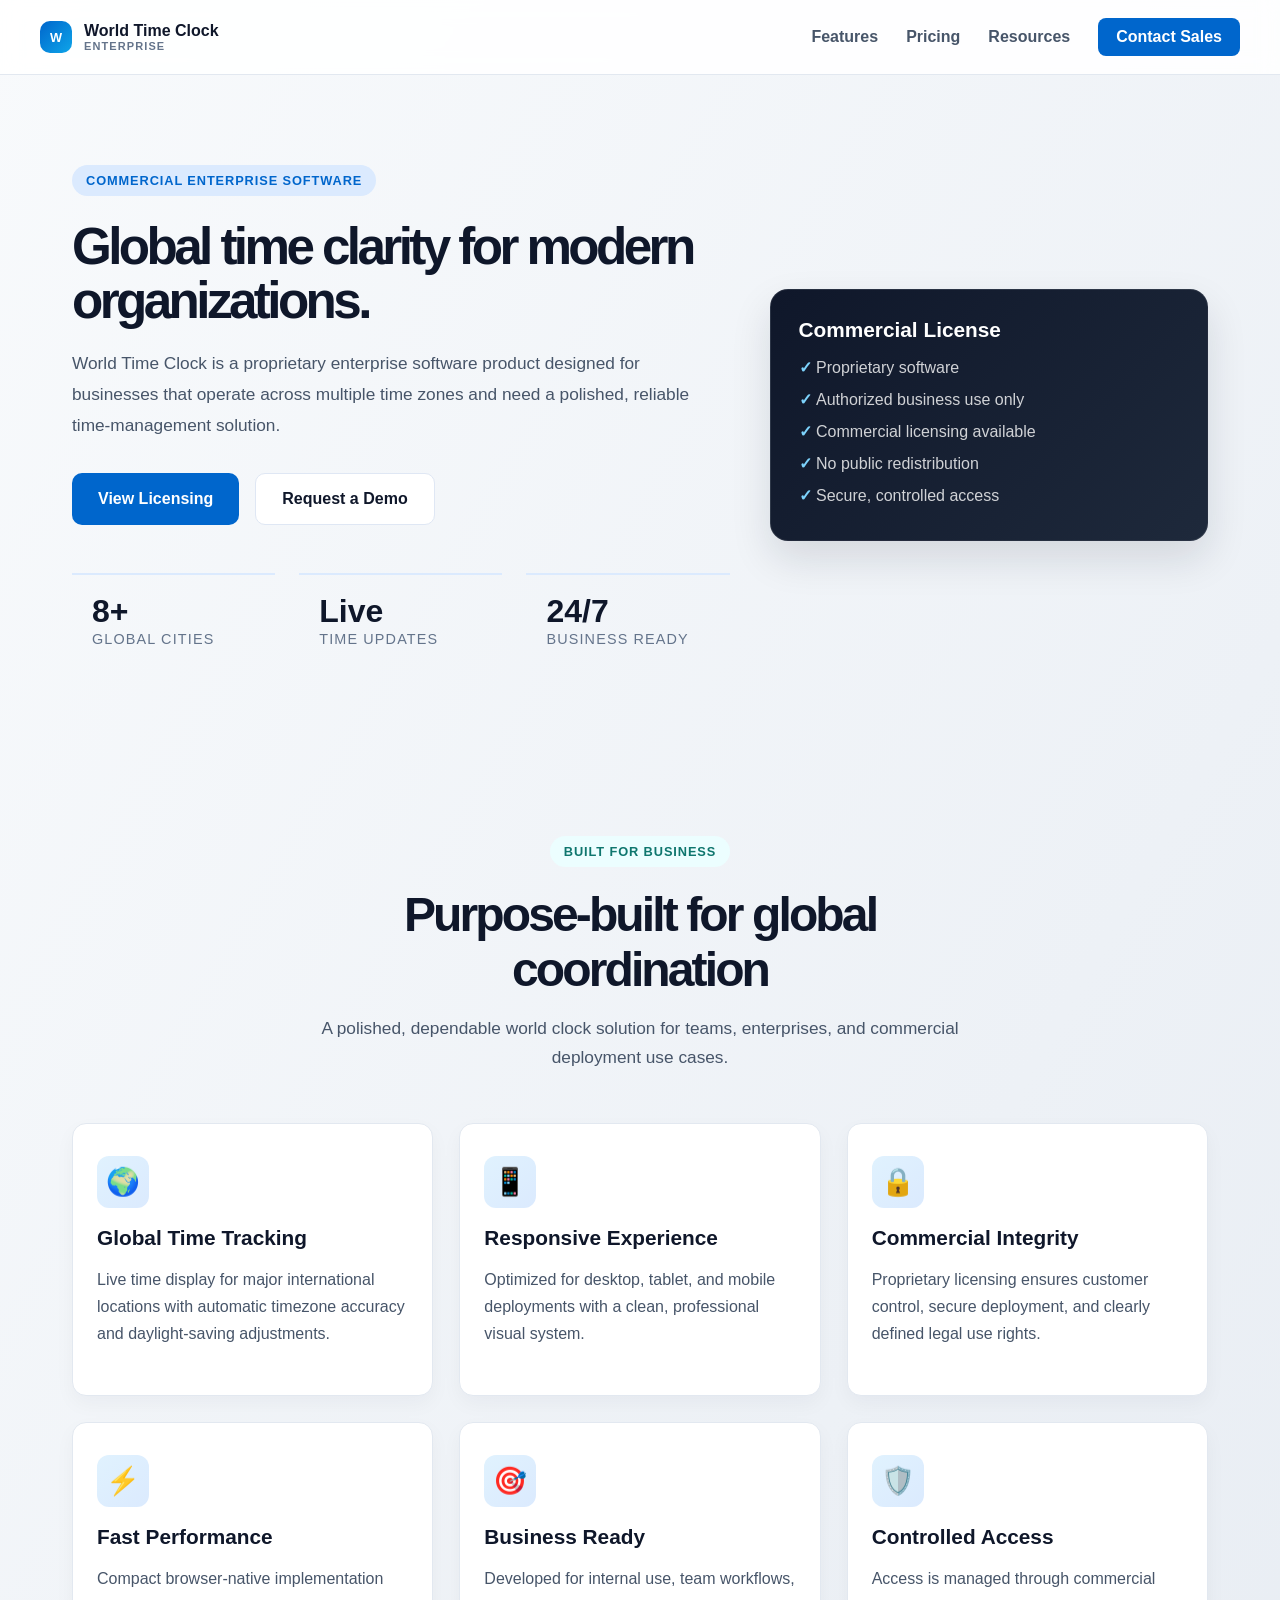
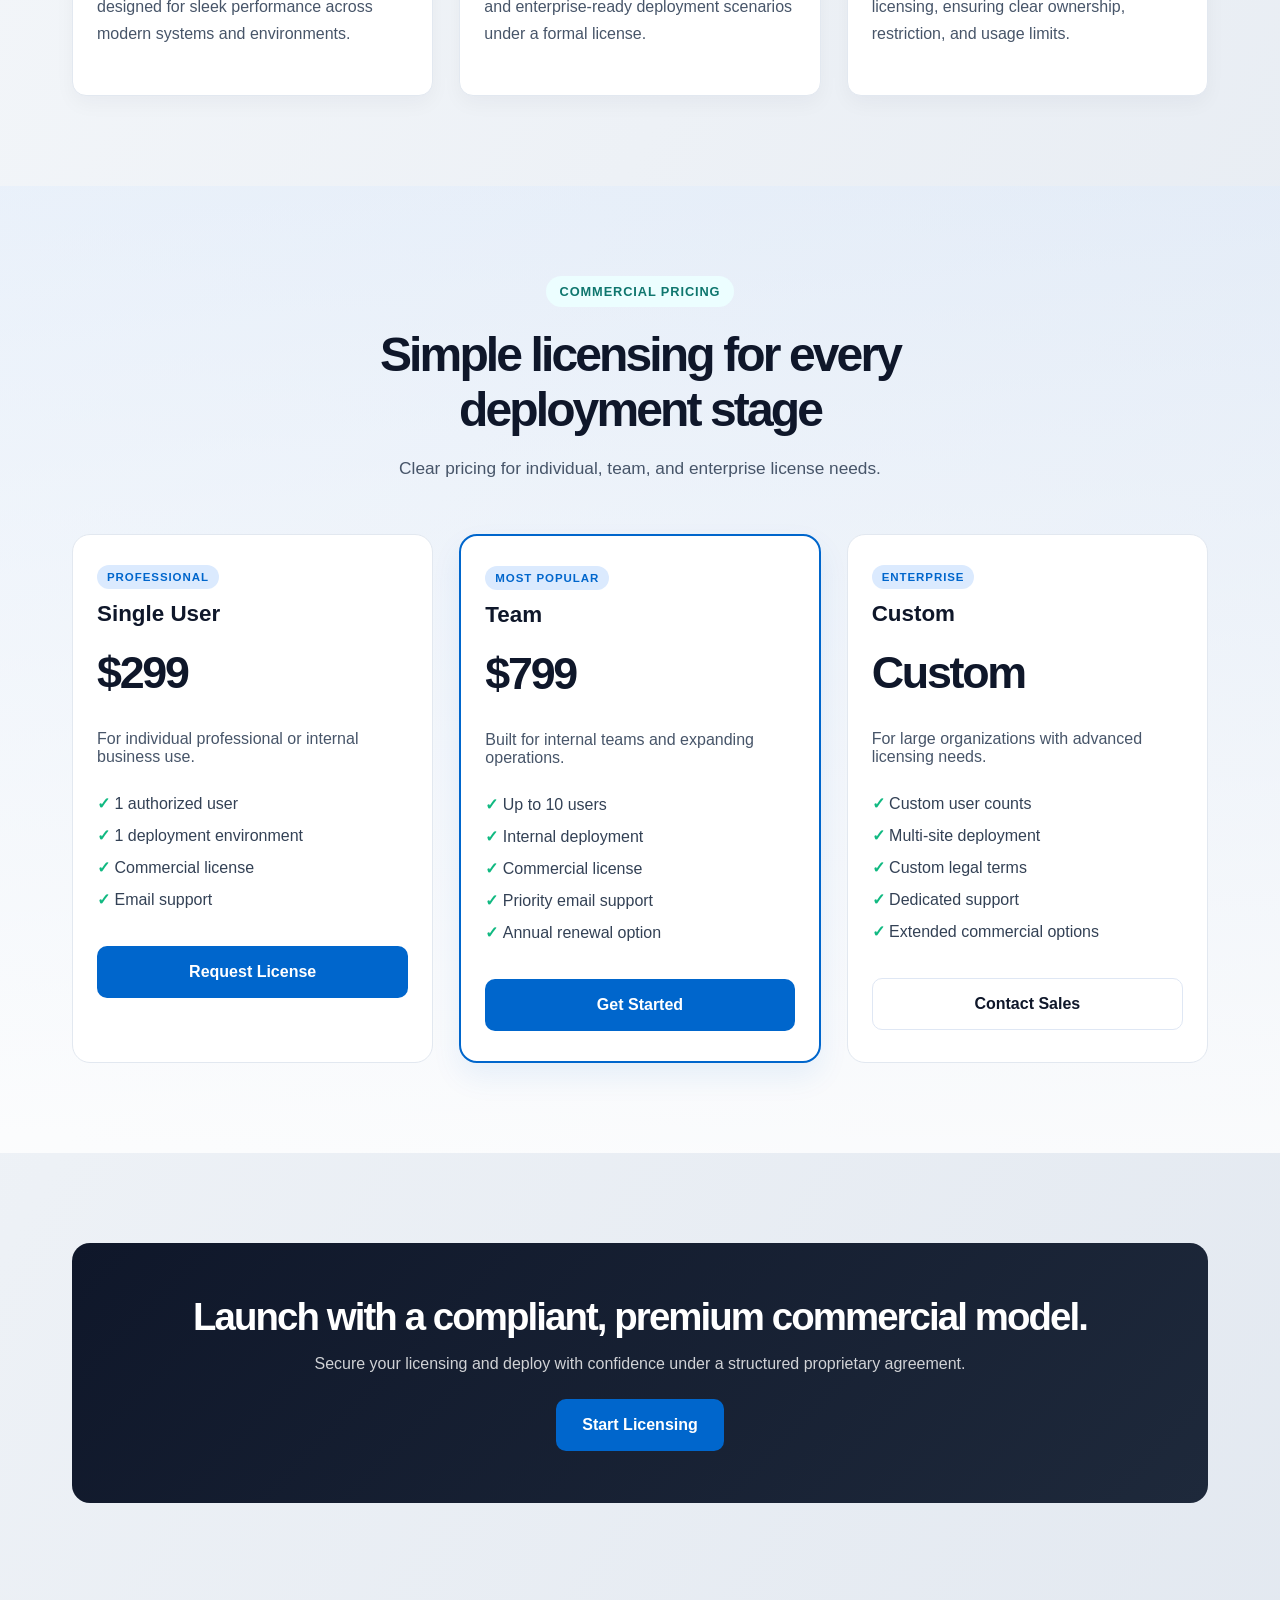
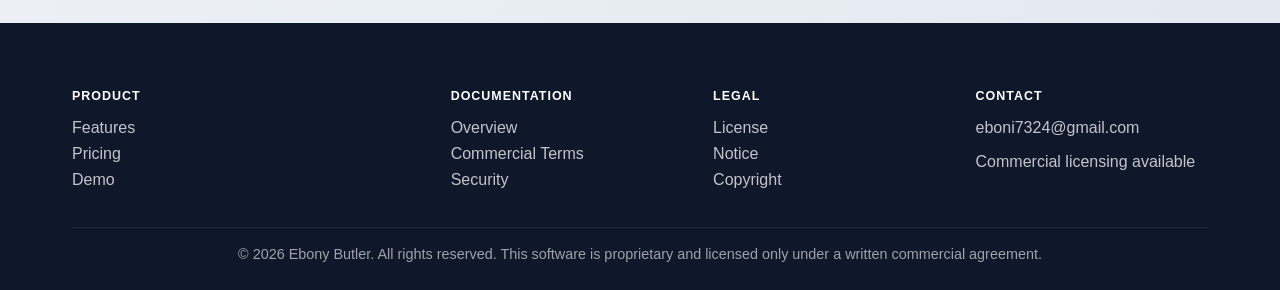
<file: launch-ready.html>
<!DOCTYPE html>
<html lang="en">
  <head>
    <meta charset="UTF-8" />
    <meta name="viewport" content="width=device-width, initial-scale=1.0" />
    <title>World Time Clock | Commercial Enterprise Software</title>
    <meta name="description" content="World Time Clock is a proprietary enterprise software product by Ebony Butler, licensed for commercial use." />
    <style>
      * { box-sizing: border-box; }
      html { scroll-behavior: smooth; }
      body {
        margin: 0;
        font-family: 'Segoe UI', Tahoma, Geneva, Verdana, sans-serif;
        background: linear-gradient(120deg, #f8fafc 0%, #e2e8f0 100%);
        color: #0f172a;
      }
      a { text-decoration: none; }
      .container { max-width: 1200px; margin: 0 auto; padding: 0 32px; }
      header {
        position: sticky;
        top: 0;
        z-index: 1000;
        background: rgba(255,255,255,0.88);
        border-bottom: 1px solid #e2e8f0;
        backdrop-filter: blur(10px);
      }
      .nav {
        display: flex;
        align-items: center;
        justify-content: space-between;
        padding: 18px 0;
      }
      .brand {
        display: flex;
        align-items: center;
        gap: 12px;
        font-weight: 700;
        color: #0f172a;
      }
      .brand-mark {
        width: 32px;
        height: 32px;
        border-radius: 10px;
        background: linear-gradient(135deg, #0066cc, #0ea5e9);
        color: white;
        display: flex;
        align-items: center;
        justify-content: center;
        font-size: 0.8rem;
        font-weight: 800;
      }
      .brand-copy {
        line-height: 1.1;
      }
      .brand-copy small {
        display: block;
        font-size: 11px;
        letter-spacing: 0.1em;
        text-transform: uppercase;
        color: #64748b;
      }
      nav {
        display: flex;
        gap: 28px;
        align-items: center;
      }
      nav a {
        color: #475569;
        font-weight: 600;
      }
      nav a.primary {
        background: #0066cc;
        color: white;
        padding: 10px 18px;
        border-radius: 8px;
      }
      .hero {
        padding: 90px 0 80px;
      }
      .hero-inner {
        display: grid;
        grid-template-columns: 1.2fr 0.8fr;
        gap: 40px;
        align-items: center;
      }
      .eyebrow {
        display: inline-block;
        padding: 8px 14px;
        background: #dbeafe;
        color: #0066cc;
        border-radius: 999px;
        font-size: 0.8rem;
        letter-spacing: 0.07em;
        text-transform: uppercase;
        font-weight: 700;
      }
      h1 {
        margin: 24px 0 20px;
        font-size: clamp(2.8rem, 4vw, 5rem);
        line-height: 1.05;
        letter-spacing: -0.07em;
        font-weight: 900;
        color: #0f172a;
      }
      .lead {
        color: #475569;
        font-size: 1.08rem;
        line-height: 1.8;
        max-width: 640px;
      }
      .hero-actions {
        display: flex;
        gap: 16px;
        margin-top: 32px;
        flex-wrap: wrap;
      }
      .button {
        display: inline-flex;
        align-items: center;
        justify-content: center;
        padding: 14px 26px;
        border-radius: 10px;
        font-weight: 700;
        transition: all 0.2s ease;
        min-height: 52px;
      }
      .button.primary {
        background: #0066cc;
        color: white;
      }
      .button.secondary {
        background: white;
        border: 1px solid #dfe7f4;
        color: #0f172a;
      }
      .button:hover { transform: translateY(-2px); }
      .hero-panel {
        background: linear-gradient(135deg, #0f172a 0%, #1e293b 100%);
        border: 1px solid rgba(255,255,255,0.08);
        border-radius: 18px;
        padding: 28px;
        color: white;
        box-shadow: 0 18px 40px rgba(15, 23, 42, 0.12);
      }
      .hero-panel h3 {
        margin-top: 0;
        margin-bottom: 10px;
        font-size: 1.3rem;
      }
      .hero-panel ul {
        list-style: none;
        padding: 0;
        margin: 0;
        color: rgba(255,255,255,0.8);
        line-height: 2;
      }
      .hero-panel li::before {
        content: '✓ ';
        color: #7dd3fc;
        font-weight: 700;
      }
      .stats {
        display: grid;
        grid-template-columns: repeat(3, minmax(0, 1fr));
        gap: 24px;
        margin-top: 48px;
      }
      .stat {
        padding: 18px 20px;
        border-top: 2px solid #dbeafe;
      }
      .stat strong {
        display: block;
        font-size: 2rem;
        color: #0f172a;
      }
      .stat span {
        color: #64748b;
        font-size: 0.9rem;
        text-transform: uppercase;
        letter-spacing: 0.08em;
      }
      section { padding: 90px 0; }
      .section-header {
        max-width: 700px;
        margin: 0 auto 50px;
        text-align: center;
      }
      .section-header .eyebrow {
        background: #ecfeff;
        color: #0f766e;
      }
      .section-header h2 {
        margin: 20px 0 12px;
        font-size: clamp(2rem, 4vw, 3rem);
        letter-spacing: -0.06em;
      }
      .section-header p {
        color: #475569;
        font-size: 1.08rem;
        line-height: 1.7;
      }
      .feature-grid {
        display: grid;
        grid-template-columns: repeat(3, minmax(0, 1fr));
        gap: 26px;
      }
      .feature-card {
        background: white;
        border: 1px solid #e2e8f0;
        border-radius: 14px;
        padding: 32px 24px;
        box-shadow: 0 8px 20px rgba(15, 23, 42, 0.04);
      }
      .feature-icon {
        width: 52px;
        height: 52px;
        border-radius: 12px;
        display: flex;
        align-items: center;
        justify-content: center;
        font-size: 1.7rem;
        background: linear-gradient(135deg, #e0f2fe, #dbeafe);
        margin-bottom: 18px;
      }
      .feature-card h3 {
        margin: 0 0 10px;
        font-size: 1.3rem;
      }
      .feature-card p {
        color: #475569;
        line-height: 1.7;
      }
      .pricing {
        background: linear-gradient(180deg, rgba(219,234,254,0.35), rgba(255,255,255,0.8));
      }
      .pricing-grid {
        display: grid;
        grid-template-columns: repeat(3, minmax(0, 1fr));
        gap: 26px;
        margin-top: 40px;
      }
      .plan {
        background: white;
        border: 1px solid #e2e8f0;
        border-radius: 18px;
        padding: 30px 24px;
        display: flex;
        flex-direction: column;
      }
      .plan.featured {
        border: 2px solid #0066cc;
        box-shadow: 0 14px 30px rgba(0, 102, 204, 0.08);
      }
      .plan-label {
        display: inline-block;
        align-self: flex-start;
        margin-bottom: 12px;
        background: #dbeafe;
        color: #0066cc;
        padding: 6px 10px;
        border-radius: 999px;
        font-size: 0.72rem;
        letter-spacing: 0.08em;
        text-transform: uppercase;
        font-weight: 700;
      }
      .plan h3 {
        font-size: 1.4rem;
        margin: 0;
      }
      .price {
        margin: 20px 0 16px;
        font-size: 2.8rem;
        font-weight: 900;
        letter-spacing: -0.05em;
      }
      .plan p {
        color: #475569;
        margin-bottom: 22px;
      }
      .plan ul {
        list-style: none;
        padding: 0;
        margin: 0 0 30px;
        color: #334155;
        line-height: 2;
      }
      .plan li::before {
        content: '✓ ';
        color: #10b981;
        font-weight: 800;
      }
      .cta {
        text-align: center;
        padding: 90px 0 120px;
      }
      .cta-box {
        background: linear-gradient(135deg, #0f172a 0%, #1e293b 100%);
        color: white;
        border-radius: 18px;
        padding: 52px 28px;
      }
      .cta-box h2 {
        margin: 0 0 12px;
        font-size: clamp(2rem, 3vw, 3.1rem);
        letter-spacing: -0.05em;
      }
      .cta-box p {
        color: rgba(255,255,255,0.8);
        margin-bottom: 26px;
      }
      footer {
        background: #0f172a;
        color: rgba(255,255,255,0.8);
        padding: 50px 0 28px;
      }
      .footer-grid {
        display: grid;
        grid-template-columns: 1.2fr 0.8fr 0.8fr 0.8fr;
        gap: 30px;
        margin-bottom: 30px;
      }
      .footer-grid h4 {
        color: white;
        margin-bottom: 16px;
        font-size: 0.78rem;
        letter-spacing: 0.08em;
        text-transform: uppercase;
      }
      .footer-grid a, .footer-grid p {
        display: block;
        color: rgba(255,255,255,0.75);
        margin-bottom: 8px;
        text-decoration: none;
      }
      .footer-bottom {
        border-top: 1px solid rgba(255,255,255,0.08);
        padding-top: 18px;
        text-align: center;
        color: rgba(255,255,255,0.6);
        font-size: 0.9rem;
      }
      @media (max-width: 960px) {
        .hero-inner, .feature-grid, .pricing-grid, .footer-grid {
          grid-template-columns: 1fr;
        }
        nav { display: none; }
        .stats { grid-template-columns: 1fr; }
      }
    </style>
  </head>
  <body>
    <header>
      <div class="container nav">
        <div class="brand">
          <div class="brand-mark">W</div>
          <div class="brand-copy">
            World Time Clock
            <small>Enterprise</small>
          </div>
        </div>
        <nav>
          <a href="#features">Features</a>
          <a href="#pricing">Pricing</a>
          <a href="#resources">Resources</a>
          <a href="mailto:eboni7324@gmail.com" class="primary">Contact Sales</a>
        </nav>
      </div>
    </header>

    <main>
      <section class="hero">
        <div class="container hero-inner">
          <div>
            <div class="eyebrow">Commercial Enterprise Software</div>
            <h1>Global time clarity for modern organizations.</h1>
            <p class="lead">
              World Time Clock is a proprietary enterprise software product designed for businesses
              that operate across multiple time zones and need a polished, reliable time-management solution.
            </p>
            <div class="hero-actions">
              <a href="#pricing" class="button primary">View Licensing</a>
              <a href="mailto:eboni7324@gmail.com?subject=World%20Time%20Clock%20Inquiry" class="button secondary">Request a Demo</a>
            </div>
            <div class="stats">
              <div class="stat">
                <strong>8+</strong>
                <span>Global Cities</span>
              </div>
              <div class="stat">
                <strong>Live</strong>
                <span>Time Updates</span>
              </div>
              <div class="stat">
                <strong>24/7</strong>
                <span>Business Ready</span>
              </div>
            </div>
          </div>
          <div class="hero-panel">
            <h3>Commercial License</h3>
            <ul>
              <li>Proprietary software</li>
              <li>Authorized business use only</li>
              <li>Commercial licensing available</li>
              <li>No public redistribution</li>
              <li>Secure, controlled access</li>
            </ul>
          </div>
        </div>
      </section>

      <section id="features">
        <div class="container">
          <div class="section-header">
            <div class="eyebrow">Built for Business</div>
            <h2>Purpose-built for global coordination</h2>
            <p>
              A polished, dependable world clock solution for teams, enterprises, and commercial deployment use cases.
            </p>
          </div>
          <div class="feature-grid">
            <div class="feature-card">
              <div class="feature-icon">🌍</div>
              <h3>Global Time Tracking</h3>
              <p>Live time display for major international locations with automatic timezone accuracy and daylight-saving adjustments.</p>
            </div>
            <div class="feature-card">
              <div class="feature-icon">📱</div>
              <h3>Responsive Experience</h3>
              <p>Optimized for desktop, tablet, and mobile deployments with a clean, professional visual system.</p>
            </div>
            <div class="feature-card">
              <div class="feature-icon">🔒</div>
              <h3>Commercial Integrity</h3>
              <p>Proprietary licensing ensures customer control, secure deployment, and clearly defined legal use rights.</p>
            </div>
            <div class="feature-card">
              <div class="feature-icon">⚡</div>
              <h3>Fast Performance</h3>
              <p>Compact browser-native implementation designed for sleek performance across modern systems and environments.</p>
            </div>
            <div class="feature-card">
              <div class="feature-icon">🎯</div>
              <h3>Business Ready</h3>
              <p>Developed for internal use, team workflows, and enterprise-ready deployment scenarios under a formal license.</p>
            </div>
            <div class="feature-card">
              <div class="feature-icon">🛡️</div>
              <h3>Controlled Access</h3>
              <p>Access is managed through commercial licensing, ensuring clear ownership, restriction, and usage limits.</p>
            </div>
          </div>
        </div>
      </section>

      <section class="pricing" id="pricing">
        <div class="container">
          <div class="section-header">
            <div class="eyebrow">Commercial Pricing</div>
            <h2>Simple licensing for every deployment stage</h2>
            <p>Clear pricing for individual, team, and enterprise license needs.</p>
          </div>
          <div class="pricing-grid">
            <div class="plan">
              <div class="plan-label">Professional</div>
              <h3>Single User</h3>
              <div class="price">$299</div>
              <p>For individual professional or internal business use.</p>
              <ul>
                <li>1 authorized user</li>
                <li>1 deployment environment</li>
                <li>Commercial license</li>
                <li>Email support</li>
              </ul>
              <a href="mailto:eboni7324@gmail.com?subject=World%20Time%20Clock%20Single%20User%20License" class="button primary">Request License</a>
            </div>

            <div class="plan featured">
              <div class="plan-label">Most Popular</div>
              <h3>Team</h3>
              <div class="price">$799</div>
              <p>Built for internal teams and expanding operations.</p>
              <ul>
                <li>Up to 10 users</li>
                <li>Internal deployment</li>
                <li>Commercial license</li>
                <li>Priority email support</li>
                <li>Annual renewal option</li>
              </ul>
              <a href="mailto:eboni7324@gmail.com?subject=World%20Time%20Clock%20Team%20License" class="button primary">Get Started</a>
            </div>

            <div class="plan">
              <div class="plan-label">Enterprise</div>
              <h3>Custom</h3>
              <div class="price">Custom</div>
              <p>For large organizations with advanced licensing needs.</p>
              <ul>
                <li>Custom user counts</li>
                <li>Multi-site deployment</li>
                <li>Custom legal terms</li>
                <li>Dedicated support</li>
                <li>Extended commercial options</li>
              </ul>
              <a href="mailto:eboni7324@gmail.com?subject=World%20Time%20Clock%20Enterprise%20License" class="button secondary">Contact Sales</a>
            </div>
          </div>
        </div>
      </section>

      <section class="cta">
        <div class="container">
          <div class="cta-box">
            <h2>Launch with a compliant, premium commercial model.</h2>
            <p>Secure your licensing and deploy with confidence under a structured proprietary agreement.</p>
            <a href="mailto:eboni7324@gmail.com?subject=World%20Time%20Clock%20Commercial%20Inquiry" class="button primary">Start Licensing</a>
          </div>
        </div>
      </section>
    </main>

    <footer id="resources">
      <div class="container">
        <div class="footer-grid">
          <div>
            <h4>Product</h4>
            <a href="#features">Features</a>
            <a href="#pricing">Pricing</a>
            <a href="demo-enterprise.html">Demo</a>
          </div>
          <div>
            <h4>Documentation</h4>
            <a href="README.md">Overview</a>
            <a href="COMMERCIAL_LICENSE.md">Commercial Terms</a>
            <a href="SECURITY.md">Security</a>
          </div>
          <div>
            <h4>Legal</h4>
            <a href="LICENSE">License</a>
            <a href="NOTICE.md">Notice</a>
            <a href="COPYRIGHT.md">Copyright</a>
          </div>
          <div>
            <h4>Contact</h4>
            <a href="mailto:eboni7324@gmail.com">eboni7324@gmail.com</a>
            <p>Commercial licensing available</p>
          </div>
        </div>
        <div class="footer-bottom">
          © 2026 Ebony Butler. All rights reserved. This software is proprietary and licensed only under a written commercial agreement.
        </div>
      </div>
    </footer>
  </body>
</html>
</file>
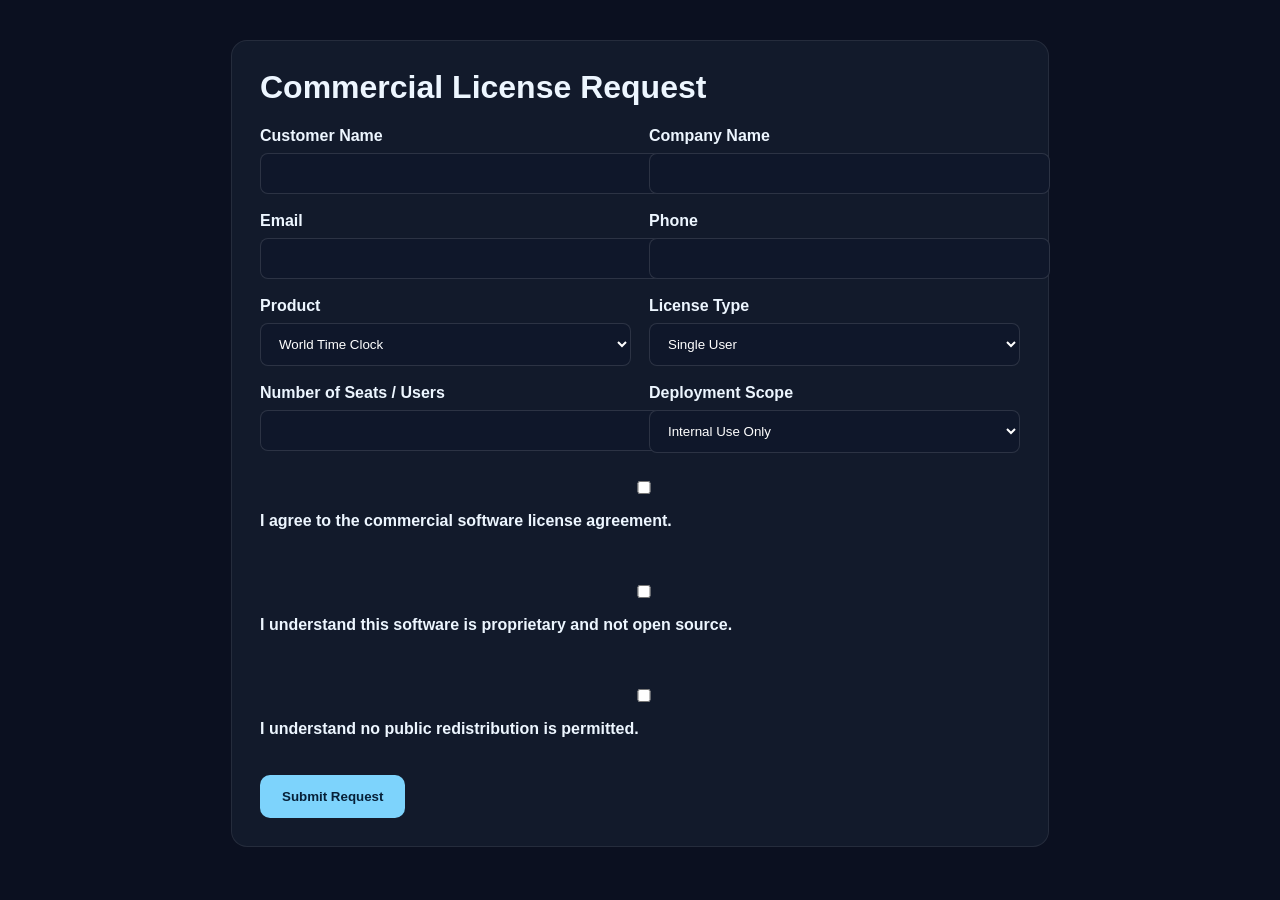
<file: order-form.html>
<!DOCTYPE html>
<html lang="en">
  <head>
    <meta charset="UTF-8" />
    <meta name="viewport" content="width=device-width, initial-scale=1.0" />
    <title>World Time Clock | License Request</title>
    <style>
      body {
        margin: 0;
        font-family: Arial, sans-serif;
        background: #0b1020;
        color: #edf6ff;
        padding: 40px 20px;
      }
      .form {
        max-width: 760px;
        margin: 0 auto;
        background: #121a2b;
        border: 1px solid rgba(255,255,255,0.08);
        border-radius: 16px;
        padding: 28px;
      }
      h1 {
        margin-top: 0;
      }
      .row {
        display: grid;
        grid-template-columns: 1fr 1fr;
        gap: 18px;
        margin-bottom: 18px;
      }
      label {
        display: block;
        font-weight: 600;
        margin-bottom: 8px;
      }
      input, select {
        width: 100%;
        padding: 12px 14px;
        border: 1px solid rgba(255,255,255,0.12);
        background: #0f172a;
        color: white;
        border-radius: 8px;
      }
      .checkboxes {
        margin-top: 20px;
        line-height: 2;
      }
      .button {
        display: inline-block;
        margin-top: 22px;
        background: #7dd3fc;
        color: #072038;
        border: none;
        border-radius: 10px;
        padding: 14px 22px;
        font-weight: 700;
        cursor: pointer;
      }
      @media (max-width: 700px) {
        .row { grid-template-columns: 1fr; }
      }
    </style>
  </head>
  <body>
    <div class="form">
      <h1>Commercial License Request</h1>

      <form>
        <div class="row">
          <div>
            <label>Customer Name</label>
            <input type="text" />
          </div>
          <div>
            <label>Company Name</label>
            <input type="text" />
          </div>
        </div>

        <div class="row">
          <div>
            <label>Email</label>
            <input type="email" />
          </div>
          <div>
            <label>Phone</label>
            <input type="tel" />
          </div>
        </div>

        <div class="row">
          <div>
            <label>Product</label>
            <select>
              <option>World Time Clock</option>
            </select>
          </div>
          <div>
            <label>License Type</label>
            <select>
              <option>Single User</option>
              <option>Team License</option>
              <option>Enterprise License</option>
              <option>Custom License</option>
            </select>
          </div>
        </div>

        <div class="row">
          <div>
            <label>Number of Seats / Users</label>
            <input type="text" />
          </div>
          <div>
            <label>Deployment Scope</label>
            <select>
              <option>Internal Use Only</option>
              <option>Client Deployment</option>
              <option>Multi-Site Deployment</option>
              <option>Custom</option>
            </select>
          </div>
        </div>

        <div class="checkboxes">
          <label><input type="checkbox" /> I agree to the commercial software license agreement.</label><br />
          <label><input type="checkbox" /> I understand this software is proprietary and not open source.</label><br />
          <label><input type="checkbox" /> I understand no public redistribution is permitted.</label>
        </div>

        <button class="button" type="submit">Submit Request</button>
      </form>
    </div>
  </body>
</html>
</file>
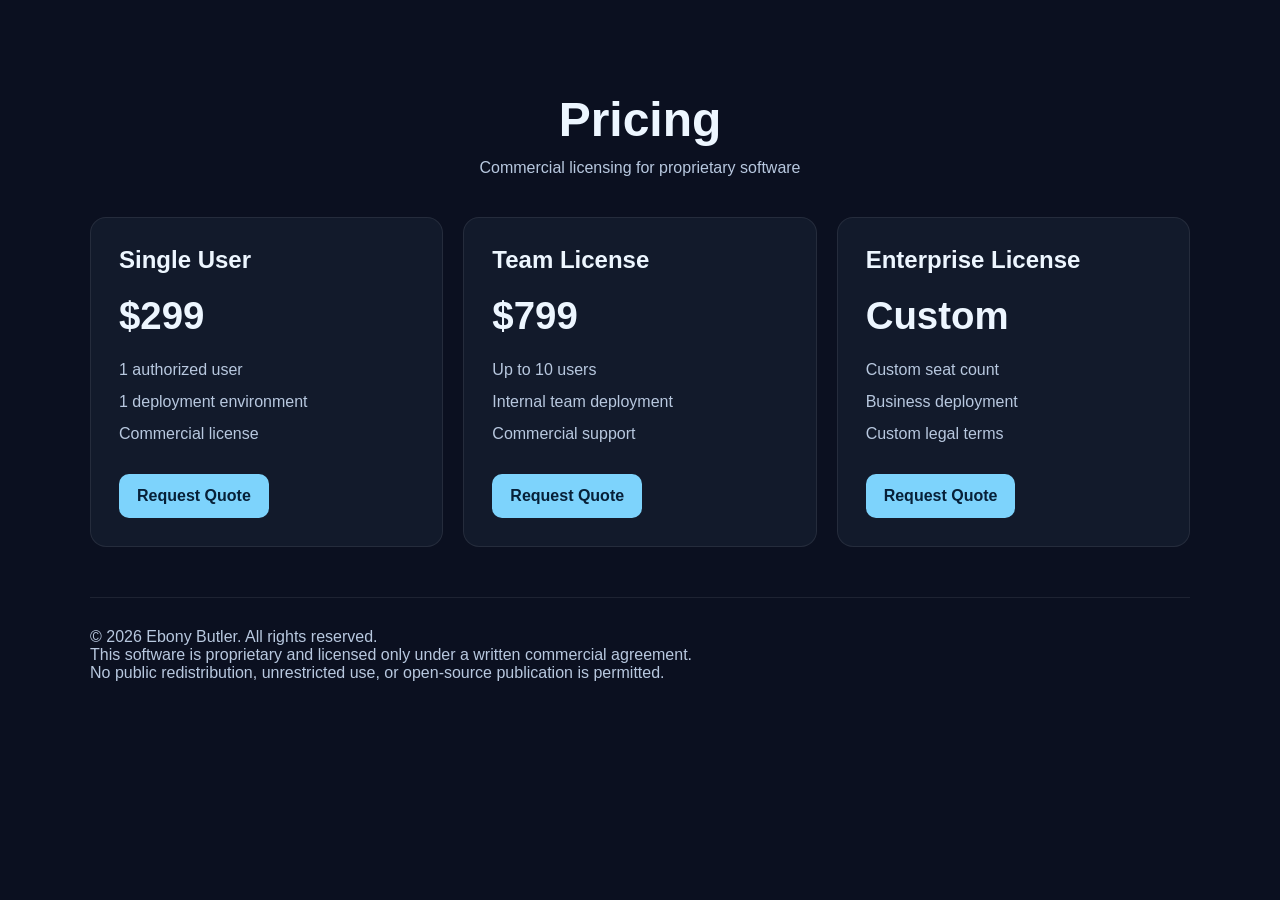
<file: pricing.html>
<!DOCTYPE html>
<html lang="en">
  <head>
    <meta charset="UTF-8" />
    <meta name="viewport" content="width=device-width, initial-scale=1.0" />
    <title>World Time Clock | Pricing</title>
    <style>
      body {
        margin: 0;
        font-family: Arial, sans-serif;
        background: #0b1020;
        color: #edf6ff;
      }
      .container {
        max-width: 1100px;
        margin: 0 auto;
        padding: 60px 24px 80px;
      }
      h1 {
        text-align: center;
        font-size: 3rem;
        margin-bottom: 12px;
      }
      .subtitle {
        text-align: center;
        color: #b8c8df;
        margin-bottom: 40px;
      }
      .plans {
        display: grid;
        grid-template-columns: repeat(3, minmax(0, 1fr));
        gap: 20px;
      }
      .plan {
        background: #121a2b;
        border: 1px solid rgba(255,255,255,0.08);
        border-radius: 16px;
        padding: 28px;
      }
      .plan h2 {
        margin-top: 0;
      }
      .price {
        font-size: 2.4rem;
        font-weight: 700;
        margin: 16px 0;
      }
      ul {
        list-style: none;
        padding: 0;
        margin: 0;
        color: #b8c8df;
        line-height: 2;
      }
      .button {
        display: inline-block;
        margin-top: 24px;
        background: #7dd3fc;
        color: #072038;
        padding: 13px 18px;
        border-radius: 10px;
        text-decoration: none;
        font-weight: 700;
      }
      .legal {
        margin-top: 50px;
        padding-top: 30px;
        border-top: 1px solid rgba(255,255,255,0.08);
        color: #b8c8df;
      }
      @media (max-width: 900px) {
        .plans { grid-template-columns: 1fr; }
      }
    </style>
  </head>
  <body>
    <div class="container">
      <h1>Pricing</h1>
      <div class="subtitle">Commercial licensing for proprietary software</div>

      <div class="plans">
        <div class="plan">
          <h2>Single User</h2>
          <div class="price">$299</div>
          <ul>
            <li>1 authorized user</li>
            <li>1 deployment environment</li>
            <li>Commercial license</li>
          </ul>
          <a class="button" href="mailto:eboni7324@gmail.com">Request Quote</a>
        </div>

        <div class="plan">
          <h2>Team License</h2>
          <div class="price">$799</div>
          <ul>
            <li>Up to 10 users</li>
            <li>Internal team deployment</li>
            <li>Commercial support</li>
          </ul>
          <a class="button" href="mailto:eboni7324@gmail.com">Request Quote</a>
        </div>

        <div class="plan">
          <h2>Enterprise License</h2>
          <div class="price">Custom</div>
          <ul>
            <li>Custom seat count</li>
            <li>Business deployment</li>
            <li>Custom legal terms</li>
          </ul>
          <a class="button" href="mailto:eboni7324@gmail.com">Request Quote</a>
        </div>
      </div>

      <div class="legal">
        © 2026 Ebony Butler. All rights reserved.<br />
        This software is proprietary and licensed only under a written commercial agreement.<br />
        No public redistribution, unrestricted use, or open-source publication is permitted.
      </div>
    </div>
  </body>
</html>
</file>
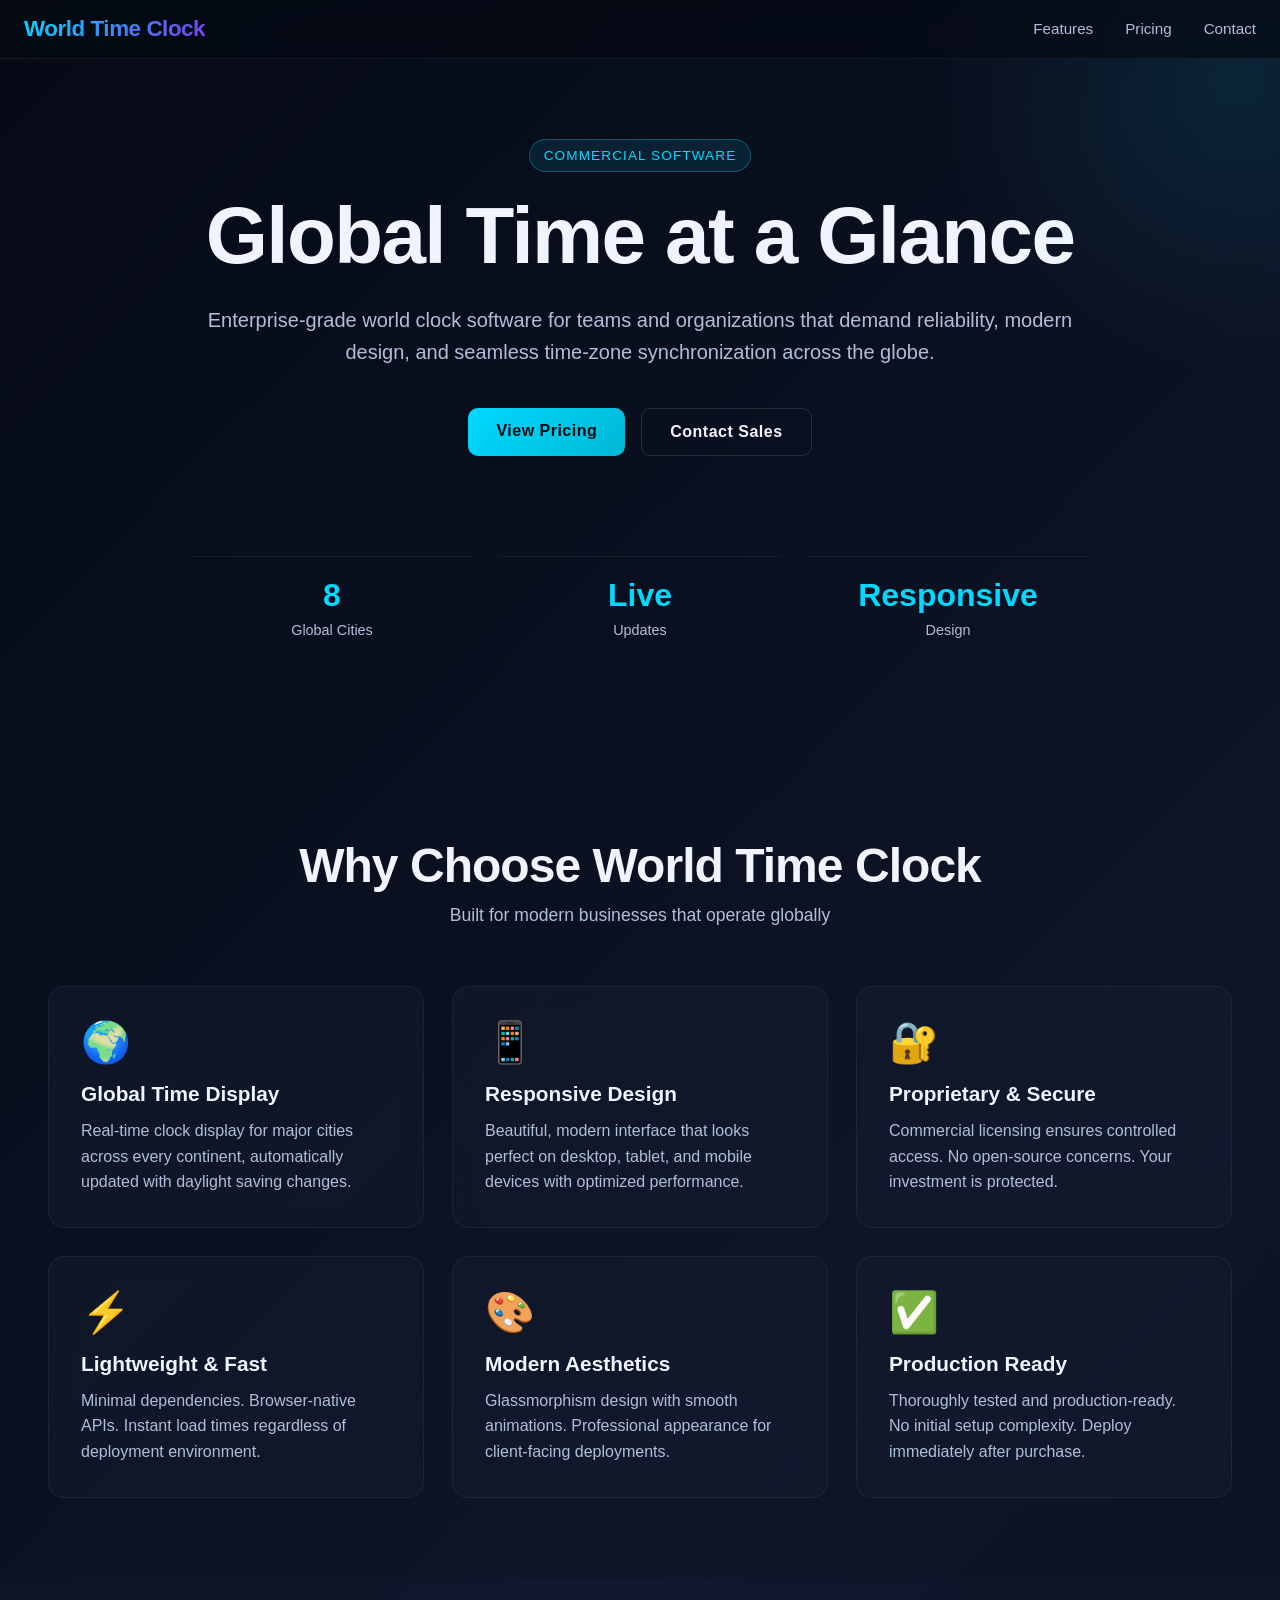
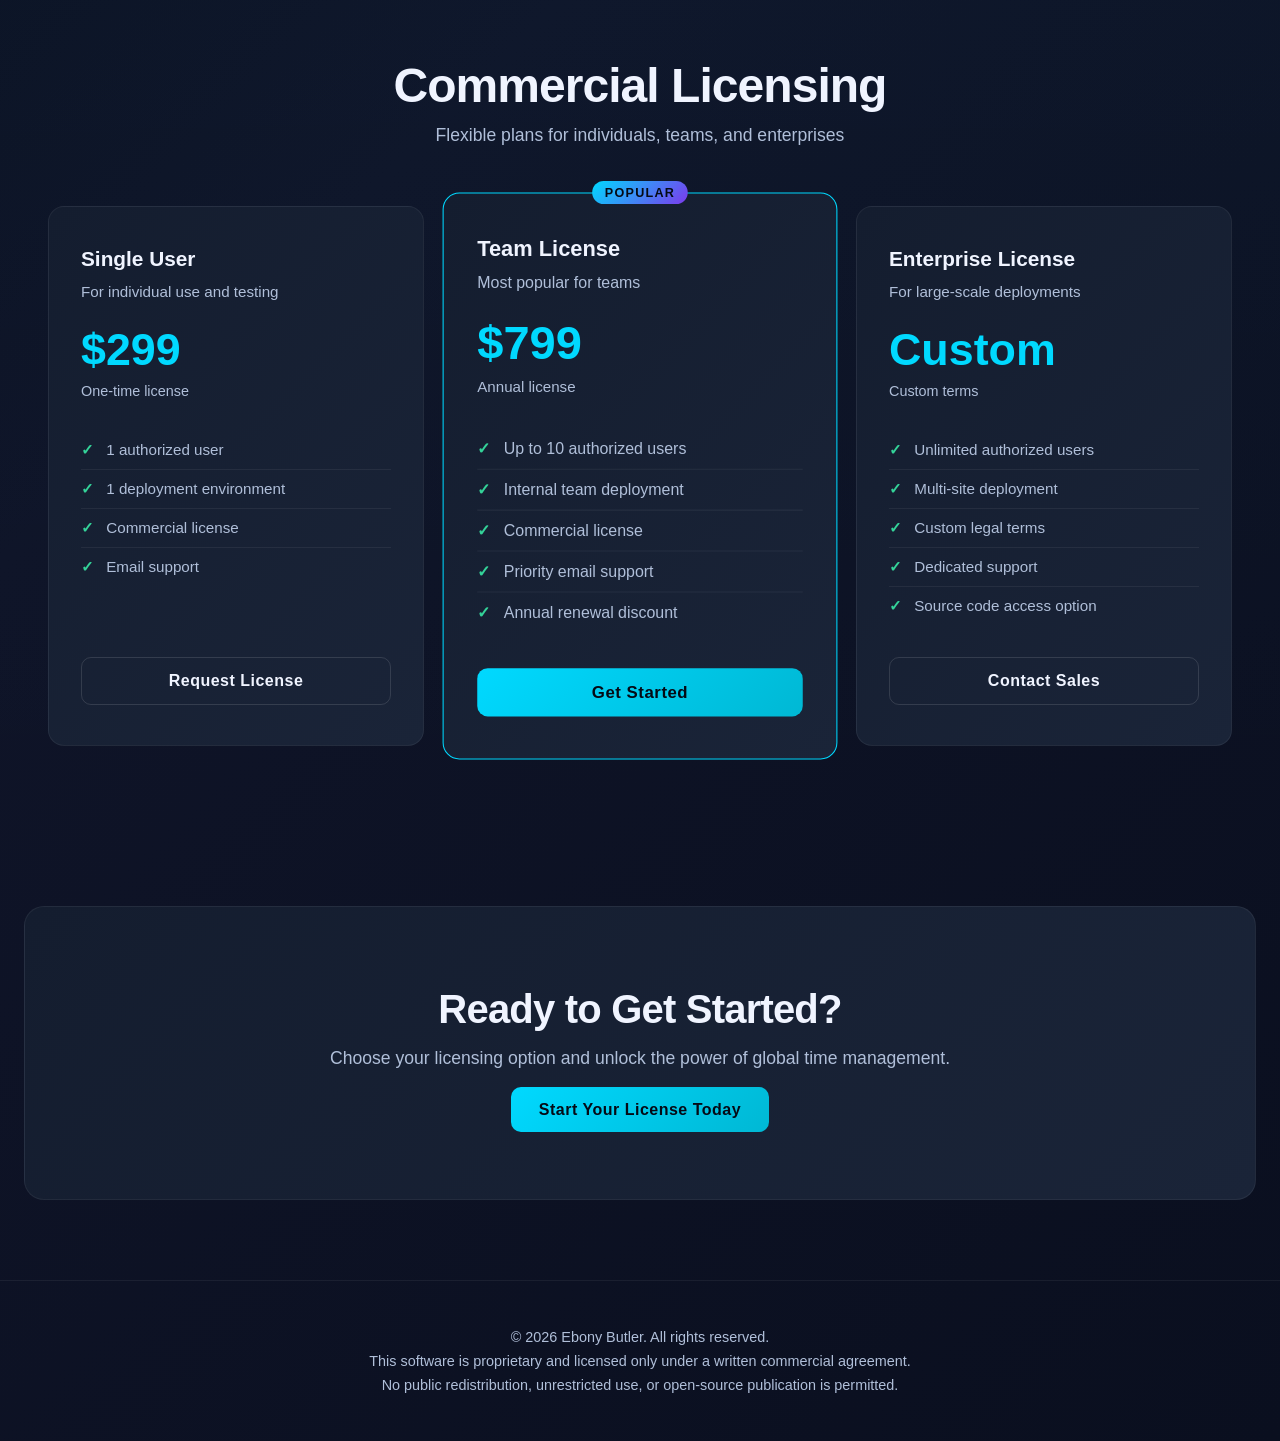
<file: sales.html>
<!DOCTYPE html>
<html lang="en">
  <head>
    <meta charset="UTF-8" />
    <meta name="viewport" content="width=device-width, initial-scale=1.0" />
    <title>World Time Clock | Premium Commercial Software</title>
    <meta name="description" content="Enterprise-grade world clock software by Ebony Butler. Commercial licensing available." />
    <style>
      * {
        margin: 0;
        padding: 0;
        box-sizing: border-box;
      }

      :root {
        --dark: #0a0f1f;
        --darker: #050a15;
        --card: #141d2f;
        --card-light: #1a2438;
        --text: #f0f4ff;
        --text-muted: #b0bfd9;
        --primary: #00d9ff;
        --secondary: #7c3aed;
        --accent: #34d399;
        --border: rgba(255, 255, 255, 0.06);
        --border-light: rgba(255, 255, 255, 0.12);
      }

      html, body {
        font-family: -apple-system, BlinkMacSystemFont, 'Segoe UI', Roboto, 'Helvetica Neue', sans-serif;
        background: linear-gradient(135deg, var(--darker) 0%, #0f1428 50%, var(--dark) 100%);
        color: var(--text);
        overflow-x: hidden;
      }

      .container {
        max-width: 1280px;
        margin: 0 auto;
        padding: 0 24px;
      }

      /* Navigation */
      nav {
        position: sticky;
        top: 0;
        z-index: 1000;
        backdrop-filter: blur(10px);
        background: rgba(5, 10, 21, 0.7);
        border-bottom: 1px solid var(--border);
      }

      .nav-content {
        display: flex;
        justify-content: space-between;
        align-items: center;
        padding: 16px 24px;
        max-width: 1280px;
        margin: 0 auto;
      }

      .logo {
        font-size: 1.4rem;
        font-weight: 700;
        letter-spacing: -0.02em;
        background: linear-gradient(135deg, var(--primary), var(--secondary));
        -webkit-background-clip: text;
        -webkit-text-fill-color: transparent;
        background-clip: text;
      }

      .nav-links {
        display: flex;
        gap: 32px;
        list-style: none;
      }

      .nav-links a {
        color: var(--text-muted);
        text-decoration: none;
        font-size: 0.95rem;
        transition: color 0.3s ease;
      }

      .nav-links a:hover {
        color: var(--primary);
      }

      /* Hero Section */
      .hero {
        padding: 80px 24px 100px;
        position: relative;
      }

      .hero::before {
        content: '';
        position: absolute;
        top: -40%;
        right: -20%;
        width: 600px;
        height: 600px;
        background: radial-gradient(circle, rgba(0, 217, 255, 0.1), transparent 70%);
        border-radius: 50%;
        pointer-events: none;
      }

      .hero-content {
        position: relative;
        z-index: 1;
        max-width: 900px;
        margin: 0 auto;
        text-align: center;
      }

      .hero-badge {
        display: inline-block;
        padding: 8px 14px;
        background: rgba(0, 217, 255, 0.1);
        border: 1px solid rgba(0, 217, 255, 0.3);
        border-radius: 999px;
        font-size: 0.85rem;
        color: var(--primary);
        letter-spacing: 0.08em;
        text-transform: uppercase;
        margin-bottom: 20px;
      }

      h1 {
        font-size: clamp(3rem, 8vw, 5rem);
        line-height: 1.1;
        margin-bottom: 24px;
        letter-spacing: -0.02em;
        font-weight: 800;
      }

      .hero-subtitle {
        font-size: 1.25rem;
        color: var(--text-muted);
        line-height: 1.6;
        margin-bottom: 40px;
      }

      .hero-cta {
        display: flex;
        gap: 16px;
        justify-content: center;
        flex-wrap: wrap;
        margin-bottom: 60px;
      }

      .btn {
        padding: 14px 28px;
        border-radius: 10px;
        font-weight: 600;
        text-decoration: none;
        cursor: pointer;
        border: none;
        font-size: 1rem;
        transition: all 0.3s ease;
        letter-spacing: 0.5px;
      }

      .btn-primary {
        background: linear-gradient(135deg, var(--primary), #00b8d4);
        color: var(--darker);
      }

      .btn-primary:hover {
        transform: translateY(-2px);
        box-shadow: 0 20px 40px rgba(0, 217, 255, 0.3);
      }

      .btn-secondary {
        background: transparent;
        border: 1px solid var(--border-light);
        color: var(--text);
      }

      .btn-secondary:hover {
        border-color: var(--primary);
        color: var(--primary);
      }

      .hero-stats {
        display: grid;
        grid-template-columns: repeat(auto-fit, minmax(150px, 1fr));
        gap: 24px;
        padding-top: 40px;
      }

      .stat {
        padding: 20px;
        border-top: 1px solid var(--border);
      }

      .stat-value {
        font-size: 2rem;
        font-weight: 700;
        color: var(--primary);
        margin-bottom: 8px;
      }

      .stat-label {
        font-size: 0.9rem;
        color: var(--text-muted);
      }

      /* Features Section */
      .features {
        padding: 80px 24px;
      }

      .section-title {
        text-align: center;
        font-size: clamp(2rem, 5vw, 3rem);
        margin-bottom: 12px;
        font-weight: 800;
        letter-spacing: -0.02em;
      }

      .section-subtitle {
        text-align: center;
        color: var(--text-muted);
        font-size: 1.1rem;
        margin-bottom: 60px;
      }

      .features-grid {
        display: grid;
        grid-template-columns: repeat(auto-fit, minmax(280px, 1fr));
        gap: 28px;
      }

      .feature-card {
        padding: 32px;
        border: 1px solid var(--border);
        border-radius: 16px;
        background: linear-gradient(135deg, rgba(20, 29, 47, 0.5), rgba(26, 36, 56, 0.3));
        backdrop-filter: blur(10px);
        transition: all 0.3s ease;
      }

      .feature-card:hover {
        border-color: var(--primary);
        transform: translateY(-8px);
        background: linear-gradient(135deg, rgba(20, 29, 47, 0.7), rgba(26, 36, 56, 0.5));
      }

      .feature-icon {
        font-size: 2.5rem;
        margin-bottom: 16px;
      }

      .feature-card h3 {
        font-size: 1.3rem;
        margin-bottom: 12px;
        font-weight: 700;
      }

      .feature-card p {
        color: var(--text-muted);
        line-height: 1.6;
      }

      /* Pricing Section */
      .pricing {
        padding: 80px 24px;
        background: linear-gradient(180deg, rgba(0, 217, 255, 0.02), transparent);
      }

      .pricing-grid {
        display: grid;
        grid-template-columns: repeat(auto-fit, minmax(300px, 1fr));
        gap: 28px;
        margin-top: 60px;
      }

      .pricing-card {
        padding: 40px 32px;
        border: 1px solid var(--border);
        border-radius: 16px;
        background: linear-gradient(135deg, var(--card), var(--card-light));
        transition: all 0.3s ease;
        display: flex;
        flex-direction: column;
      }

      .pricing-card:nth-child(2) {
        border: 1px solid var(--primary);
        transform: scale(1.05);
        position: relative;
      }

      .pricing-card:nth-child(2)::before {
        content: 'POPULAR';
        position: absolute;
        top: -12px;
        left: 50%;
        transform: translateX(-50%);
        background: linear-gradient(135deg, var(--primary), var(--secondary));
        color: var(--darker);
        padding: 4px 12px;
        border-radius: 999px;
        font-size: 0.75rem;
        font-weight: 700;
        letter-spacing: 0.1em;
      }

      .pricing-card:hover {
        border-color: var(--primary);
      }

      .plan-name {
        font-size: 1.3rem;
        font-weight: 700;
        margin-bottom: 12px;
      }

      .plan-desc {
        color: var(--text-muted);
        font-size: 0.95rem;
        margin-bottom: 24px;
      }

      .plan-price {
        font-size: 2.8rem;
        font-weight: 800;
        margin-bottom: 8px;
        color: var(--primary);
      }

      .plan-period {
        color: var(--text-muted);
        font-size: 0.9rem;
        margin-bottom: 32px;
      }

      .plan-features {
        list-style: none;
        margin-bottom: 32px;
        flex-grow: 1;
      }

      .plan-features li {
        padding: 10px 0;
        border-bottom: 1px solid var(--border);
        color: var(--text-muted);
        font-size: 0.95rem;
      }

      .plan-features li:before {
        content: '✓ ';
        color: var(--accent);
        font-weight: 700;
        margin-right: 8px;
      }

      .plan-features li:last-child {
        border-bottom: none;
      }

      .pricing-card .btn {
        width: 100%;
        text-align: center;
        margin-top: auto;
      }

      /* CTA Section */
      .cta-section {
        padding: 80px 24px;
        background: linear-gradient(135deg, var(--card), var(--card-light));
        border: 1px solid var(--border);
        border-radius: 20px;
        text-align: center;
        margin: 80px 24px;
      }

      .cta-section h2 {
        font-size: 2.5rem;
        margin-bottom: 16px;
        font-weight: 800;
        letter-spacing: -0.02em;
      }

      .cta-section p {
        color: var(--text-muted);
        font-size: 1.1rem;
        margin-bottom: 32px;
      }

      /* Footer */
      footer {
        padding: 40px 24px;
        border-top: 1px solid var(--border);
        text-align: center;
        color: var(--text-muted);
      }

      footer p {
        margin: 8px 0;
        font-size: 0.9rem;
      }

      @media (max-width: 768px) {
        .nav-links {
          gap: 16px;
          font-size: 0.9rem;
        }
        .hero {
          padding: 60px 24px 80px;
        }
        .pricing-card:nth-child(2) {
          transform: scale(1);
        }
        .cta-section {
          margin: 60px 0;
        }
      }
    </style>
  </head>
  <body>
    <nav>
      <div class="nav-content">
        <div class="logo">World Time Clock</div>
        <ul class="nav-links">
          <li><a href="#features">Features</a></li>
          <li><a href="#pricing">Pricing</a></li>
          <li><a href="#contact">Contact</a></li>
        </ul>
      </div>
    </nav>

    <main>
      <!-- Hero Section -->
      <section class="hero">
        <div class="hero-content">
          <div class="hero-badge">Commercial Software</div>
          <h1>Global Time at a Glance</h1>
          <p class="hero-subtitle">
            Enterprise-grade world clock software for teams and organizations that demand
            reliability, modern design, and seamless time-zone synchronization across the globe.
          </p>
          <div class="hero-cta">
            <a href="#pricing" class="btn btn-primary">View Pricing</a>
            <a href="mailto:eboni7324@gmail.com?subject=World%20Time%20Clock%20Inquiry" class="btn btn-secondary">Contact Sales</a>
          </div>
          <div class="hero-stats">
            <div class="stat">
              <div class="stat-value">8</div>
              <div class="stat-label">Global Cities</div>
            </div>
            <div class="stat">
              <div class="stat-value">Live</div>
              <div class="stat-label">Updates</div>
            </div>
            <div class="stat">
              <div class="stat-value">Responsive</div>
              <div class="stat-label">Design</div>
            </div>
          </div>
        </div>
      </section>

      <!-- Features Section -->
      <section id="features" class="features">
        <div class="container">
          <h2 class="section-title">Why Choose World Time Clock</h2>
          <p class="section-subtitle">Built for modern businesses that operate globally</p>
          <div class="features-grid">
            <div class="feature-card">
              <div class="feature-icon">🌍</div>
              <h3>Global Time Display</h3>
              <p>Real-time clock display for major cities across every continent, automatically updated with daylight saving changes.</p>
            </div>
            <div class="feature-card">
              <div class="feature-icon">📱</div>
              <h3>Responsive Design</h3>
              <p>Beautiful, modern interface that looks perfect on desktop, tablet, and mobile devices with optimized performance.</p>
            </div>
            <div class="feature-card">
              <div class="feature-icon">🔐</div>
              <h3>Proprietary & Secure</h3>
              <p>Commercial licensing ensures controlled access. No open-source concerns. Your investment is protected.</p>
            </div>
            <div class="feature-card">
              <div class="feature-icon">⚡</div>
              <h3>Lightweight & Fast</h3>
              <p>Minimal dependencies. Browser-native APIs. Instant load times regardless of deployment environment.</p>
            </div>
            <div class="feature-card">
              <div class="feature-icon">🎨</div>
              <h3>Modern Aesthetics</h3>
              <p>Glassmorphism design with smooth animations. Professional appearance for client-facing deployments.</p>
            </div>
            <div class="feature-card">
              <div class="feature-icon">✅</div>
              <h3>Production Ready</h3>
              <p>Thoroughly tested and production-ready. No initial setup complexity. Deploy immediately after purchase.</p>
            </div>
          </div>
        </div>
      </section>

      <!-- Pricing Section -->
      <section id="pricing" class="pricing">
        <div class="container">
          <h2 class="section-title">Commercial Licensing</h2>
          <p class="section-subtitle">Flexible plans for individuals, teams, and enterprises</p>
          <div class="pricing-grid">
            <div class="pricing-card">
              <div class="plan-name">Single User</div>
              <div class="plan-desc">For individual use and testing</div>
              <div class="plan-price">$299</div>
              <div class="plan-period">One-time license</div>
              <ul class="plan-features">
                <li>1 authorized user</li>
                <li>1 deployment environment</li>
                <li>Commercial license</li>
                <li>Email support</li>
              </ul>
              <a href="mailto:eboni7324@gmail.com?subject=World%20Time%20Clock%20Single%20User%20License" class="btn btn-secondary">Request License</a>
            </div>

            <div class="pricing-card">
              <div class="plan-name">Team License</div>
              <div class="plan-desc">Most popular for teams</div>
              <div class="plan-price">$799</div>
              <div class="plan-period">Annual license</div>
              <ul class="plan-features">
                <li>Up to 10 authorized users</li>
                <li>Internal team deployment</li>
                <li>Commercial license</li>
                <li>Priority email support</li>
                <li>Annual renewal discount</li>
              </ul>
              <a href="mailto:eboni7324@gmail.com?subject=World%20Time%20Clock%20Team%20License" class="btn btn-primary">Get Started</a>
            </div>

            <div class="pricing-card">
              <div class="plan-name">Enterprise License</div>
              <div class="plan-desc">For large-scale deployments</div>
              <div class="plan-price">Custom</div>
              <div class="plan-period">Custom terms</div>
              <ul class="plan-features">
                <li>Unlimited authorized users</li>
                <li>Multi-site deployment</li>
                <li>Custom legal terms</li>
                <li>Dedicated support</li>
                <li>Source code access option</li>
              </ul>
              <a href="mailto:eboni7324@gmail.com?subject=World%20Time%20Clock%20Enterprise%20License" class="btn btn-secondary">Contact Sales</a>
            </div>
          </div>
        </div>
      </section>

      <!-- CTA Section -->
      <section id="contact" class="cta-section">
        <div class="container">
          <h2>Ready to Get Started?</h2>
          <p>Choose your licensing option and unlock the power of global time management.</p>
          <a href="mailto:eboni7324@gmail.com?subject=World%20Time%20Clock%20Inquiry" class="btn btn-primary">Start Your License Today</a>
        </div>
      </section>
    </main>

    <!-- Footer -->
    <footer>
      <p>&copy; 2026 Ebony Butler. All rights reserved.</p>
      <p>This software is proprietary and licensed only under a written commercial agreement.</p>
      <p>No public redistribution, unrestricted use, or open-source publication is permitted.</p>
    </footer>
  </body>
</html>
</file>
